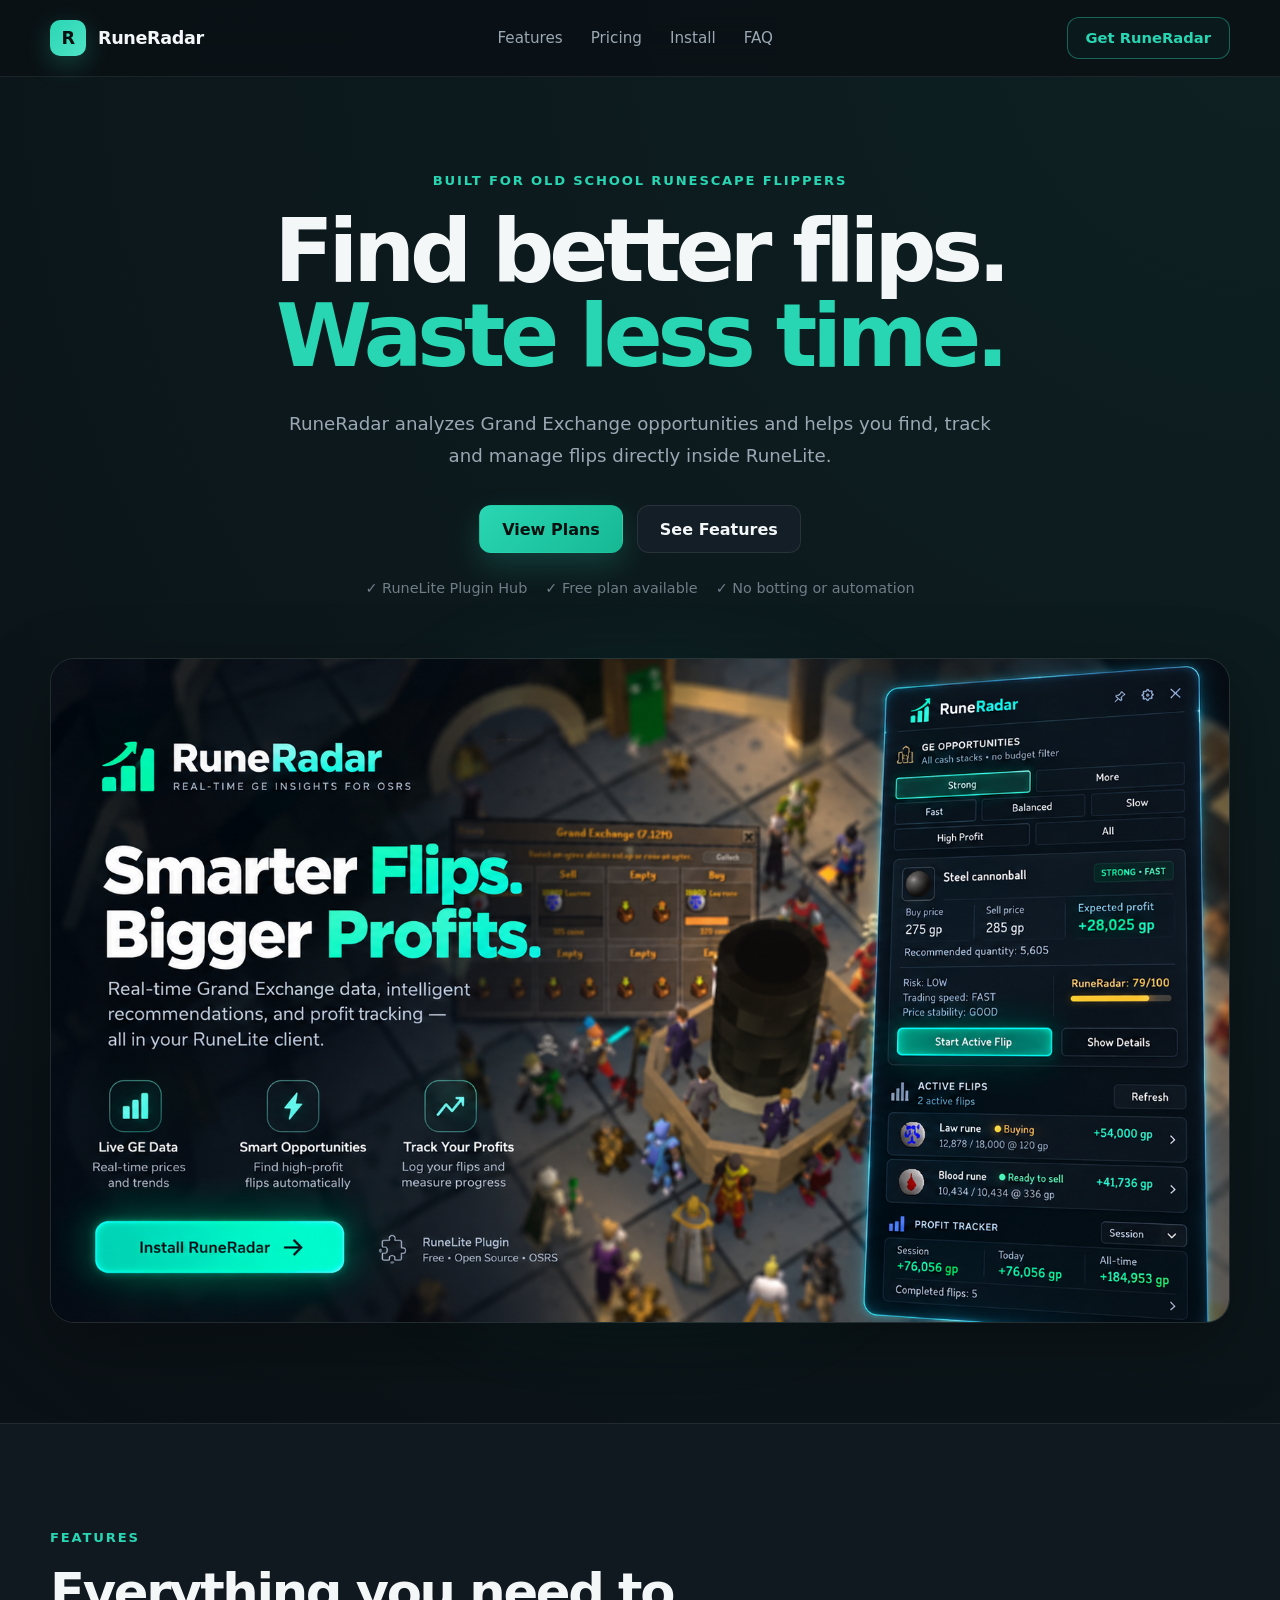
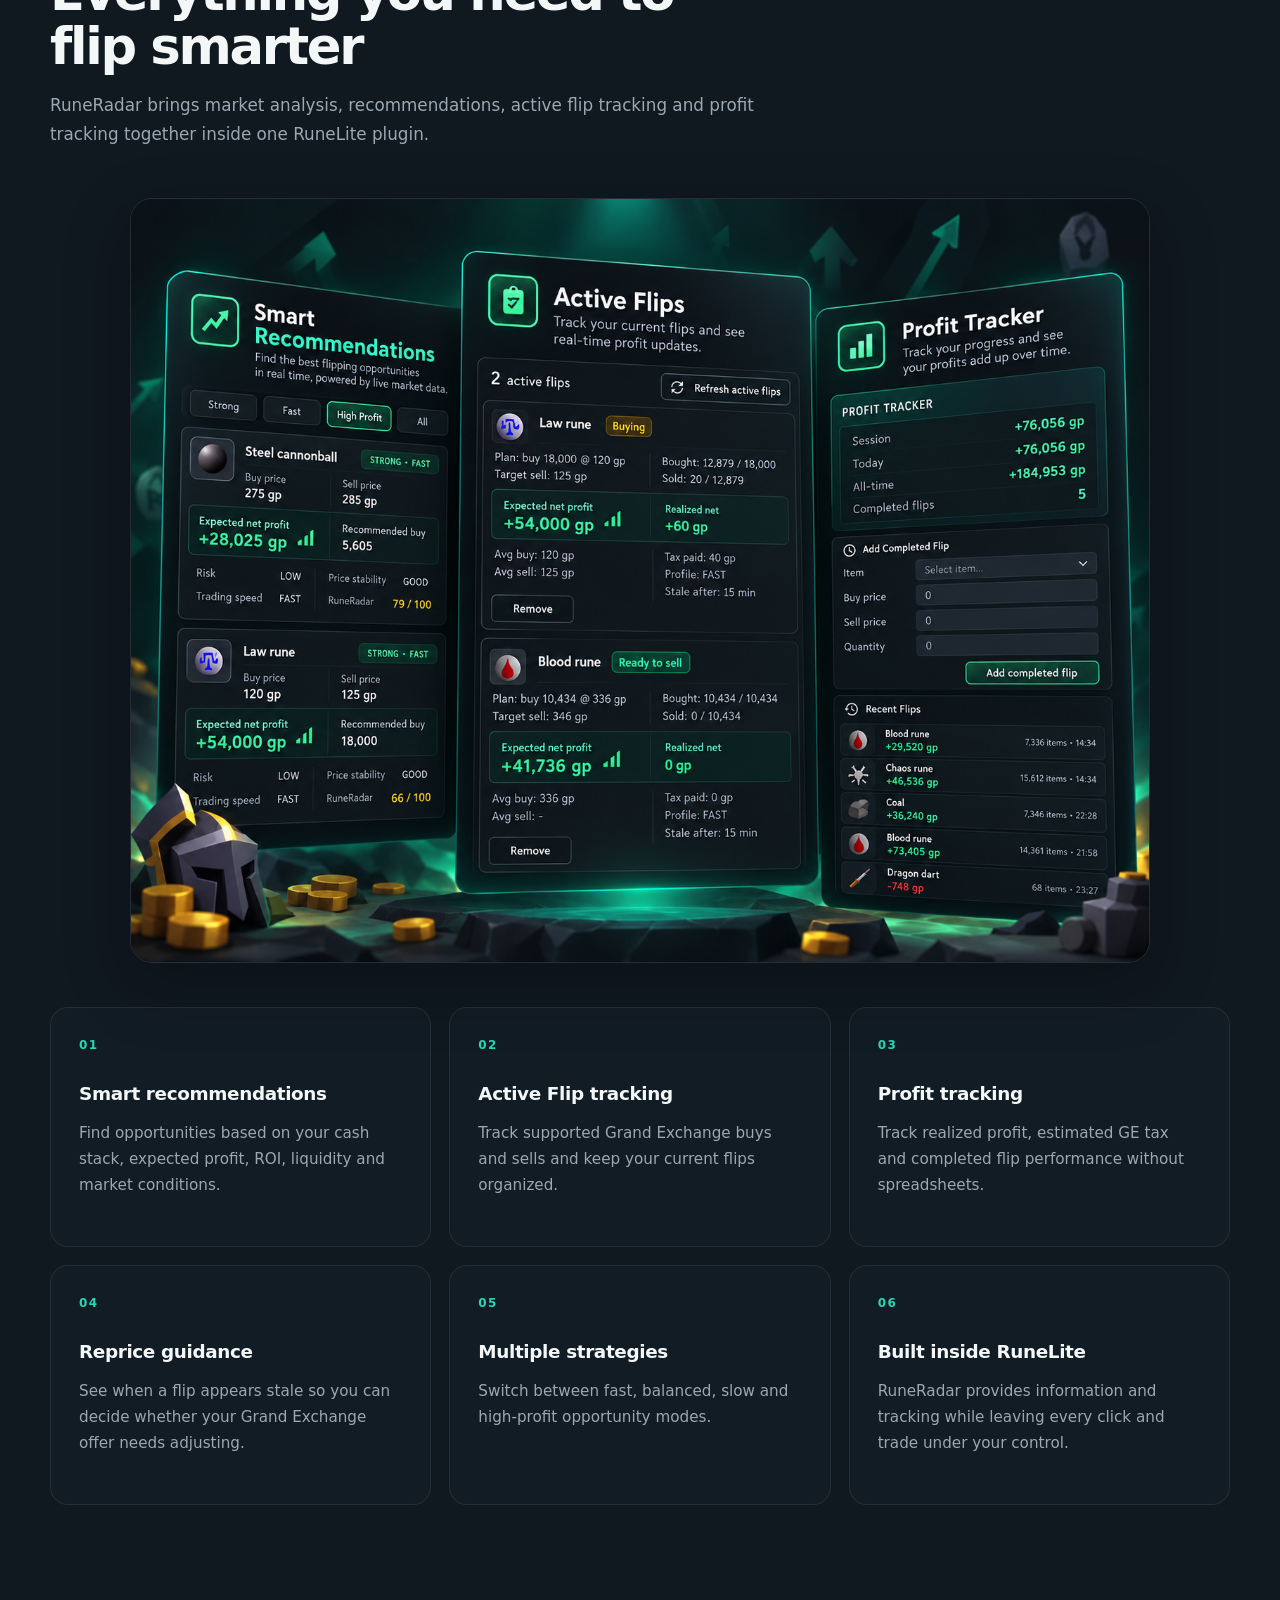
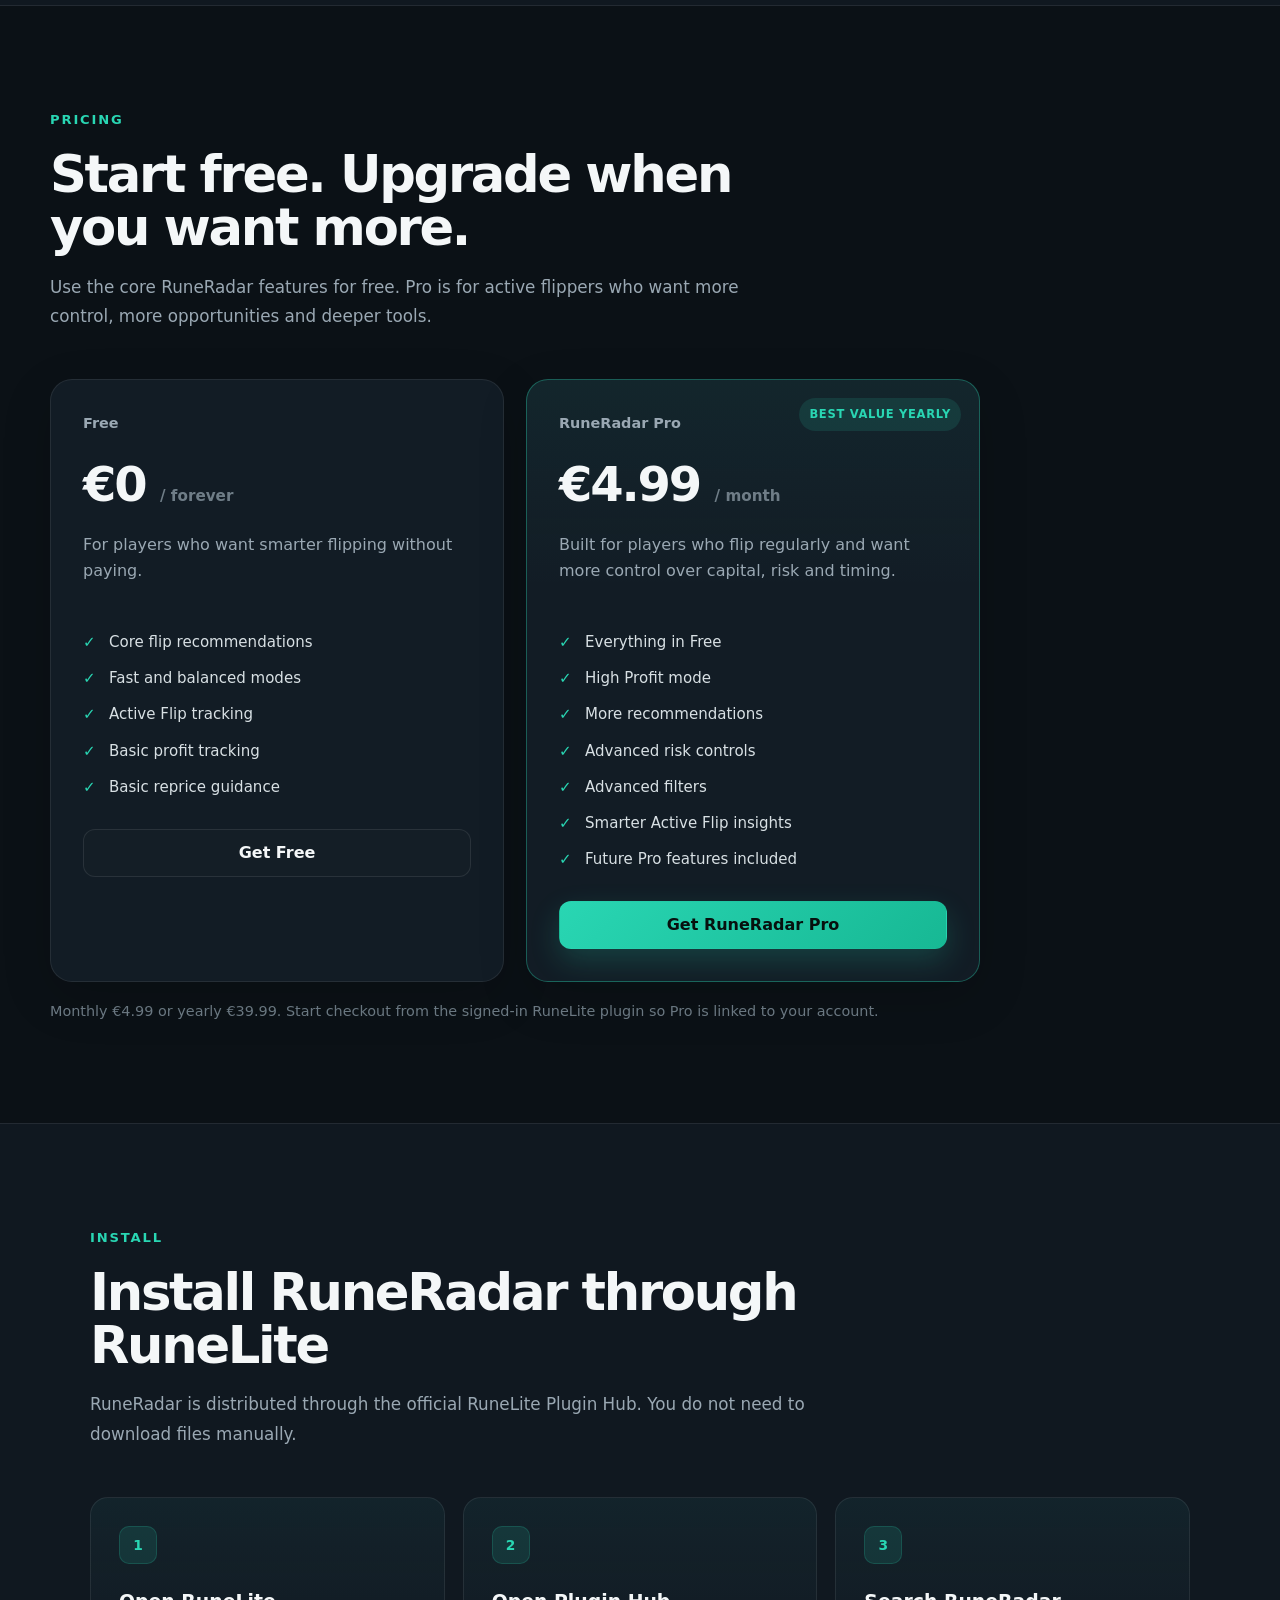
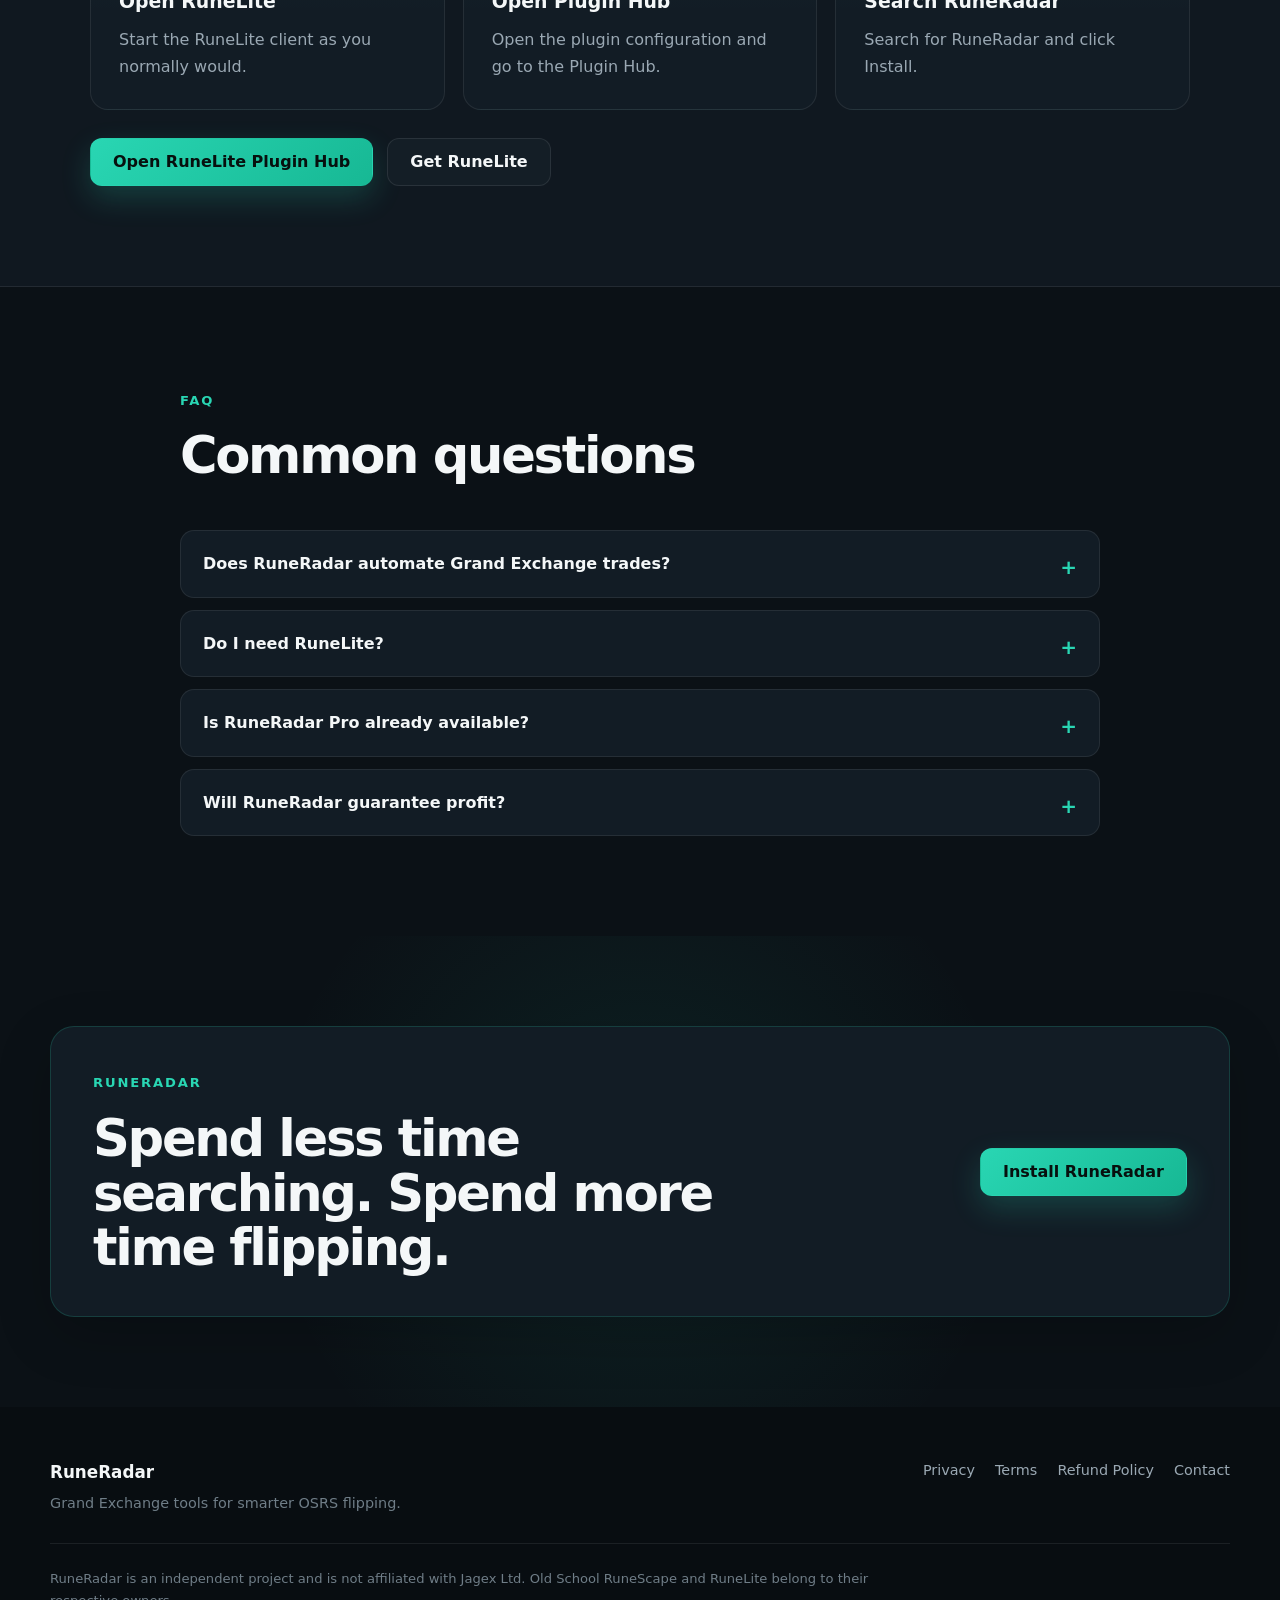
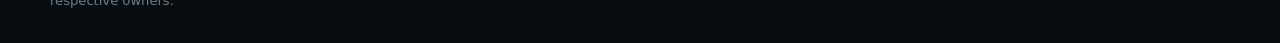
<file: index.html>
﻿<!DOCTYPE html>
<html lang="en">
<head>
    <meta charset="UTF-8">
    <meta name="viewport" content="width=device-width, initial-scale=1.0">

    <title>RuneRadar - Smarter Grand Exchange Flipping</title>

    <meta
        name="description"
        content="RuneRadar helps Old School RuneScape players find, track and manage Grand Exchange flipping opportunities directly inside RuneLite."
    >

    <link rel="stylesheet" href="styles.css">
    <link rel="icon" type="image/svg+xml" href="assets/favicon.svg">
</head>

<body>

    <header class="site-header">
        <div class="container nav">

            <a class="brand" href="#top">
                <div class="brand-icon">R</div>
                <span>RuneRadar</span>
            </a>

            <nav class="nav-links">
                <a href="#features">Features</a>
                <a href="#pricing">Pricing</a>
                <a href="#install">Install</a>
                <a href="#faq">FAQ</a>
            </nav>

            <a
                class="button button-small button-outline"
                href="#install"
            >
                Get RuneRadar
            </a>

        </div>
    </header>

    <main id="top">

        <section class="hero">

            <div class="container">

                <div class="hero-copy hero-copy-centered">

                    <div class="eyebrow">
                        Built for Old School RuneScape flippers
                    </div>

                    <h1>
                        Find better flips.
                        <span>Waste less time.</span>
                    </h1>

                    <p class="hero-text">
                        RuneRadar analyzes Grand Exchange opportunities and helps you
                        find, track and manage flips directly inside RuneLite.
                    </p>

                    <div class="hero-actions">
                        <a class="button button-primary" href="#pricing">
                            View Plans
                        </a>

                        <a class="button button-secondary" href="#features">
                            See Features
                        </a>
                    </div>

                    <div class="hero-notes">
                        <span>✓ RuneLite Plugin Hub</span>
                        <span>✓ Free plan available</span>
                        <span>✓ No botting or automation</span>
                    </div>

                </div>

                <div class="hero-product">
                    <img
                        src="assets/runeradar-hero.png"
                        alt="RuneRadar Grand Exchange flipping dashboard"
                    >
                </div>

            </div>

        </section>

        <section class="section section-dark" id="features">

            <div class="container">

                <div class="section-heading">
                    <p class="eyebrow">Features</p>

                    <h2>
                        Everything you need to flip smarter
                    </h2>

                    <p>
                        RuneRadar brings market analysis, recommendations,
                        active flip tracking and profit tracking together
                        inside one RuneLite plugin.
                    </p>
                </div>

                <div class="features-showcase">
                    <img
                        src="assets/runeradar-features.png"
                        alt="RuneRadar recommendations, active flips and profit tracker"
                    >
                </div>

                <div class="feature-grid">

                    <article class="feature-card">
                        <div class="feature-number">01</div>

                        <h3>
                            Smart recommendations
                        </h3>

                        <p>
                            Find opportunities based on your cash stack,
                            expected profit, ROI, liquidity and market conditions.
                        </p>
                    </article>

                    <article class="feature-card">
                        <div class="feature-number">02</div>

                        <h3>
                            Active Flip tracking
                        </h3>

                        <p>
                            Track supported Grand Exchange buys and sells
                            and keep your current flips organized.
                        </p>
                    </article>

                    <article class="feature-card">
                        <div class="feature-number">03</div>

                        <h3>
                            Profit tracking
                        </h3>

                        <p>
                            Track realized profit, estimated GE tax and
                            completed flip performance without spreadsheets.
                        </p>
                    </article>

                    <article class="feature-card">
                        <div class="feature-number">04</div>

                        <h3>
                            Reprice guidance
                        </h3>

                        <p>
                            See when a flip appears stale so you can decide
                            whether your Grand Exchange offer needs adjusting.
                        </p>
                    </article>

                    <article class="feature-card">
                        <div class="feature-number">05</div>

                        <h3>
                            Multiple strategies
                        </h3>

                        <p>
                            Switch between fast, balanced, slow and
                            high-profit opportunity modes.
                        </p>
                    </article>

                    <article class="feature-card">
                        <div class="feature-number">06</div>

                        <h3>
                            Built inside RuneLite
                        </h3>

                        <p>
                            RuneRadar provides information and tracking while
                            leaving every click and trade under your control.
                        </p>
                    </article>

                </div>

            </div>

        </section>

        <section class="section" id="pricing">

            <div class="container">

                <div class="section-heading">

                    <p class="eyebrow">
                        Pricing
                    </p>

                    <h2>
                        Start free. Upgrade when you want more.
                    </h2>

                    <p>
                        Use the core RuneRadar features for free.
                        Pro is for active flippers who want more control,
                        more opportunities and deeper tools.
                    </p>

                </div>

                <div class="pricing-grid">

                    <article class="price-card">

                        <p class="price-name">
                            Free
                        </p>

                        <div class="price">
                            €0
                            <span>/ forever</span>
                        </div>

                        <p class="price-description">
                            For players who want smarter flipping without paying.
                        </p>

                        <ul>
                            <li>Core flip recommendations</li>
                            <li>Fast and balanced modes</li>
                            <li>Active Flip tracking</li>
                            <li>Basic profit tracking</li>
                            <li>Basic reprice guidance</li>
                        </ul>

                        <a
                            class="button button-secondary full-width"
                            href="#install"
                        >
                            Get Free
                        </a>

                    </article>

                    <article class="price-card price-card-pro">

                        <div class="popular-badge">
                            Best value yearly
                        </div>

                        <p class="price-name">
                            RuneRadar Pro
                        </p>

                        <div class="price">
                            €4.99
                            <span>/ month</span>
                        </div>

                        <p class="price-description">
                            Built for players who flip regularly and want
                            more control over capital, risk and timing.
                        </p>

                        <ul>
                            <li>Everything in Free</li>
                            <li>High Profit mode</li>
                            <li>More recommendations</li>
                            <li>Advanced risk controls</li>
                            <li>Advanced filters</li>
                            <li>Smarter Active Flip insights</li>
                            <li>Future Pro features included</li>
                        </ul>

                        <button
                            class="button button-primary full-width"
                            id="upgradeButton"
                            type="button"
                        >
                            Get RuneRadar Pro
                        </button>

                    </article>

                </div>

                <p class="pricing-note">
                    Monthly €4.99 or yearly €39.99. Start checkout from the
                    signed-in RuneLite plugin so Pro is linked to your account.
                </p>

            </div>

        </section>

        <section class="section section-dark" id="install">

            <div class="container install-container">

                <div class="section-heading">
                    <p class="eyebrow">Install</p>

                    <h2>
                        Install RuneRadar through RuneLite
                    </h2>

                    <p>
                        RuneRadar is distributed through the official RuneLite
                        Plugin Hub. You do not need to download files manually.
                    </p>
                </div>

                <div class="install-grid">

                    <article class="install-step">
                        <div class="install-number">1</div>
                        <h3>Open RuneLite</h3>
                        <p>
                            Start the RuneLite client as you normally would.
                        </p>
                    </article>

                    <article class="install-step">
                        <div class="install-number">2</div>
                        <h3>Open Plugin Hub</h3>
                        <p>
                            Open the plugin configuration and go to the Plugin Hub.
                        </p>
                    </article>

                    <article class="install-step">
                        <div class="install-number">3</div>
                        <h3>Search RuneRadar</h3>
                        <p>
                            Search for RuneRadar and click Install.
                        </p>
                    </article>

                </div>

                <div class="install-actions">
                    <a
                        class="button button-primary"
                        href="https://runelite.net/plugin-hub/"
                        target="_blank"
                        rel="noopener noreferrer"
                    >
                        Open RuneLite Plugin Hub
                    </a>

                    <a
                        class="button button-secondary"
                        href="https://runelite.net/"
                        target="_blank"
                        rel="noopener noreferrer"
                    >
                        Get RuneLite
                    </a>
                </div>

            </div>

        </section>

        <section class="section" id="faq">

            <div class="container faq-container">

                <div class="section-heading">

                    <p class="eyebrow">
                        FAQ
                    </p>

                    <h2>
                        Common questions
                    </h2>

                </div>

                <div class="faq-list">

                    <details>

                        <summary>
                            Does RuneRadar automate Grand Exchange trades?
                        </summary>

                        <p>
                            No. RuneRadar provides market information,
                            tracking and guidance. You remain in control
                            of all clicks and trades.
                        </p>

                    </details>

                    <details>

                        <summary>
                            Do I need RuneLite?
                        </summary>

                        <p>
                            Yes. RuneRadar is built as a RuneLite plugin
                            and is distributed through the RuneLite Plugin Hub.
                        </p>

                    </details>

                    <details>

                        <summary>
                            Is RuneRadar Pro already available?
                        </summary>

                        <p>
                            Not yet. The Pro version is being prepared
                            alongside the payment and account system.
                        </p>

                    </details>

                    <details>

                        <summary>
                            Will RuneRadar guarantee profit?
                        </summary>

                        <p>
                            No. Grand Exchange prices change constantly.
                            RuneRadar helps surface opportunities,
                            but every trade still carries market risk.
                        </p>

                    </details>

                </div>

            </div>

        </section>

        <section class="final-cta">

            <div class="container final-cta-inner">

                <div>

                    <p class="eyebrow">
                        RuneRadar
                    </p>

                    <h2>
                        Spend less time searching.
                        Spend more time flipping.
                    </h2>

                </div>

                <a
                    class="button button-primary"
                    href="#install"
                >
                    Install RuneRadar
                </a>

            </div>

        </section>

    </main>

    <footer class="site-footer">

        <div class="container footer-content">

            <div>
                <strong>
                    RuneRadar
                </strong>

                <p>
                    Grand Exchange tools for smarter OSRS flipping.
                </p>
            </div>

            <div class="footer-links">
                <a href="privacy.html">Privacy</a>
                <a href="terms.html">Terms</a>
                <a href="refund.html">Refund Policy</a>
                <a href="contact.html">Contact</a>
            </div>

        </div>

        <div class="container footer-bottom">

            <p>
                RuneRadar is an independent project and is not affiliated with
                Jagex Ltd. Old School RuneScape and RuneLite belong to their
                respective owners.
            </p>

        </div>

    </footer>

    <script src="script.js"></script>

</body>
</html>
</file>
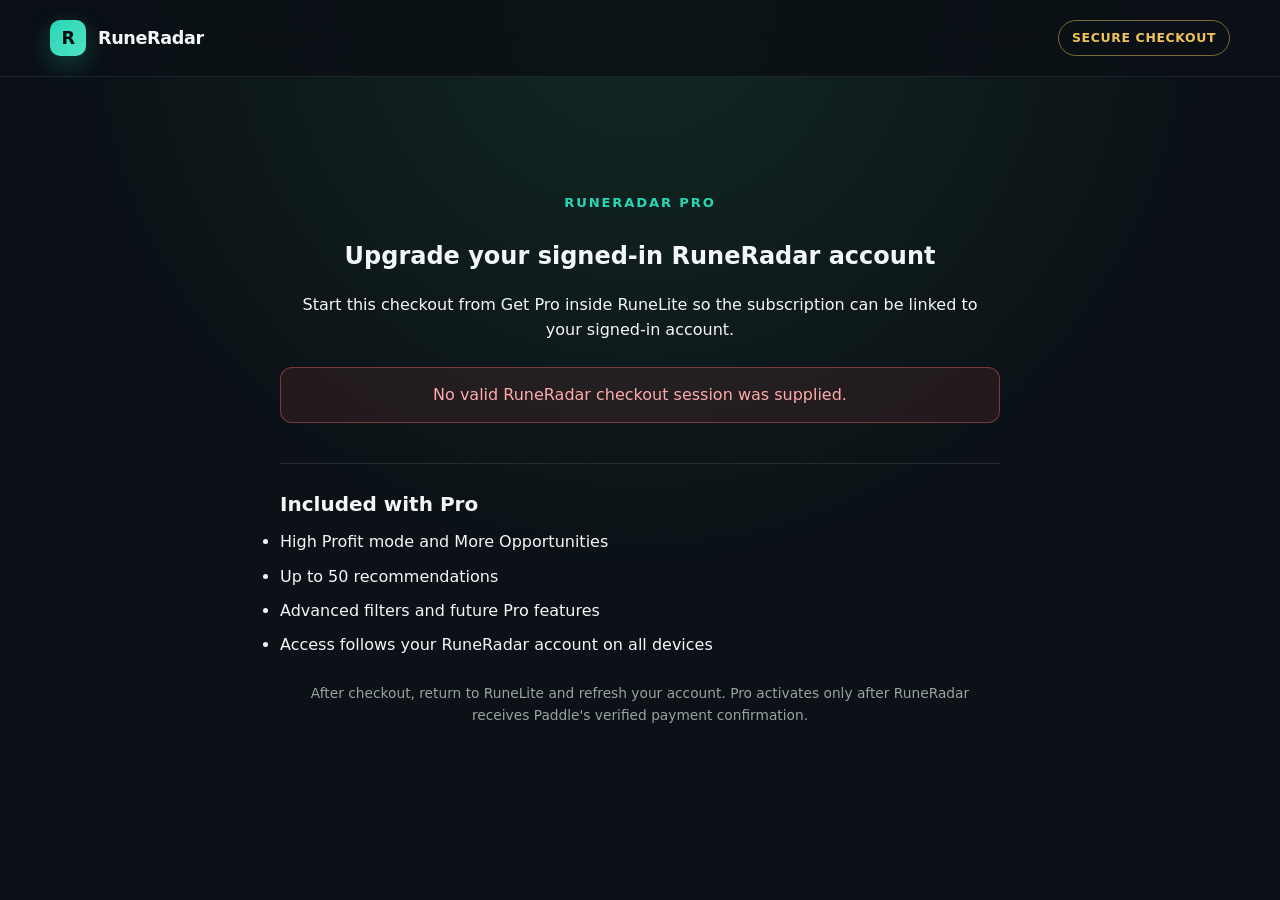
<file: checkout.html>
<!doctype html>
<html lang="en">
<head>
    <meta charset="utf-8">
    <meta name="viewport" content="width=device-width, initial-scale=1">
    <meta name="description" content="Choose a secure RuneRadar Pro subscription.">
    <title>RuneRadar Pro - Secure Checkout</title>
    <link rel="stylesheet" href="styles.css">
    <link rel="icon" type="image/svg+xml" href="assets/favicon.svg">
    <script src="https://cdn.paddle.com/paddle/v2/paddle.js"></script>
</head>
<body class="checkout-page">
    <header class="site-header">
        <div class="container nav">
            <a class="brand" href="index.html">
                <div class="brand-icon">R</div>
                <span>RuneRadar</span>
            </a>
            <span class="sandbox-badge" id="checkoutEnvironmentBadge">Secure checkout</span>
        </div>
    </header>

    <main class="checkout-main">
        <section class="container checkout-shell">
            <div class="checkout-heading">
                <p class="eyebrow">RuneRadar Pro</p>
                <h1>Upgrade your signed-in RuneRadar account</h1>
                <p id="checkoutIntro">
                    Loading your secure checkout link…
                </p>
            </div>

            <div
                class="checkout-status"
                id="checkoutStatus"
                role="status"
                aria-live="polite"
            ></div>

            <div class="checkout-plans" id="checkoutPlans" hidden>
                <article class="checkout-plan">
                    <p class="price-name">Monthly</p>
                    <div class="price">€4.99 <span>/ month</span></div>
                    <p>Flexible monthly access to every Pro feature.</p>
                    <button
                        class="button button-secondary full-width checkout-button"
                        type="button"
                        data-plan="monthly"
                    >
                        Choose Monthly
                    </button>
                </article>

                <article class="checkout-plan checkout-plan-featured">
                    <div class="popular-badge">Save €19.89 / year</div>
                    <p class="price-name">Yearly</p>
                    <div class="price">€39.99 <span>/ year</span></div>
                    <p>The best value for regular Grand Exchange flippers.</p>
                    <button
                        class="button button-primary full-width checkout-button"
                        type="button"
                        data-plan="yearly"
                    >
                        Choose Yearly
                    </button>
                </article>
            </div>

            <div class="checkout-benefits">
                <h2>Included with Pro</h2>
                <ul>
                    <li>High Profit mode and More Opportunities</li>
                    <li>Up to 50 recommendations</li>
                    <li>Advanced filters and future Pro features</li>
                    <li>Access follows your RuneRadar account on all devices</li>
                </ul>
            </div>

            <p class="checkout-footnote" id="checkoutFootnote">
                After checkout, return to RuneLite and refresh your account.
                Pro activates only after RuneRadar receives Paddle's verified
                payment confirmation.
            </p>
        </section>
    </main>

    <script src="checkout.js"></script>
</body>
</html>
</file>
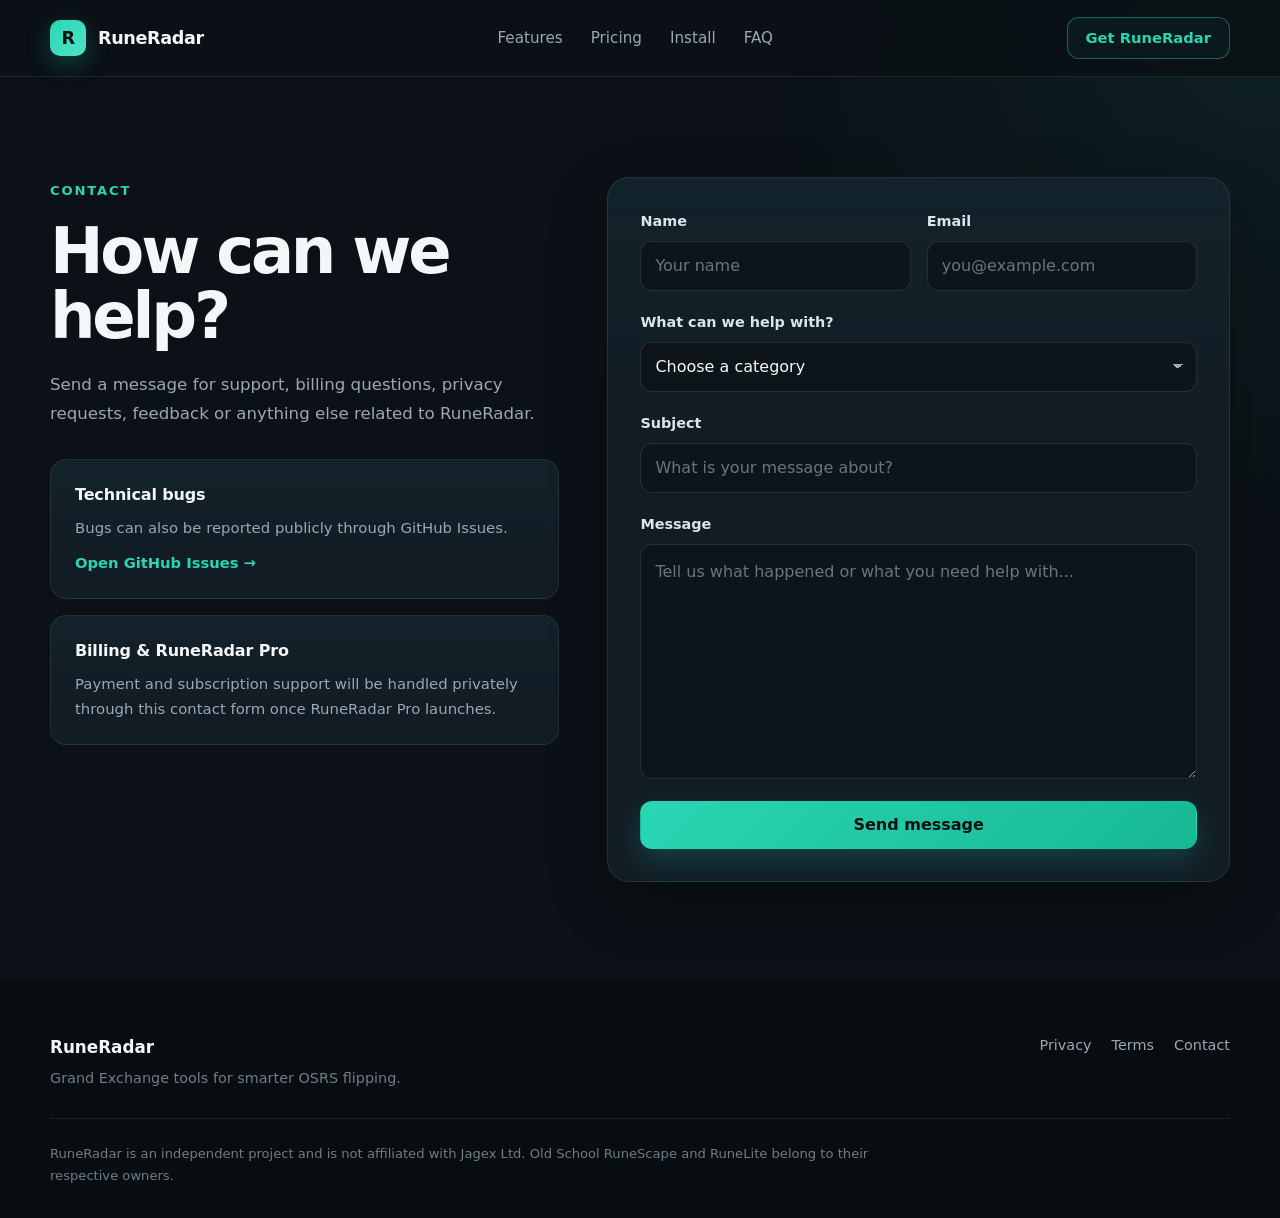
<file: contact.html>
﻿<!DOCTYPE html>
<html lang="en">
<head>
    <meta charset="UTF-8">
    <meta name="viewport" content="width=device-width, initial-scale=1.0">

    <title>Contact - RuneRadar</title>

    <meta
        name="description"
        content="Contact RuneRadar support for technical issues, billing questions, privacy requests and feedback."
    >

    <link rel="stylesheet" href="styles.css">
    <link rel="icon" type="image/svg+xml" href="assets/favicon.svg">
</head>

<body>

    <header class="site-header">

        <div class="container nav">

            <a class="brand" href="index.html">
                <div class="brand-icon">R</div>
                <span>RuneRadar</span>
            </a>

            <nav class="nav-links">
                <a href="index.html#features">Features</a>
                <a href="index.html#pricing">Pricing</a>
                <a href="index.html#install">Install</a>
                <a href="index.html#faq">FAQ</a>
            </nav>

            <a
                class="button button-small button-outline"
                href="index.html#install"
            >
                Get RuneRadar
            </a>

        </div>

    </header>

    <main>

        <section class="section">

            <div class="container contact-layout">

                <div class="contact-intro">

                    <p class="eyebrow">
                        Contact
                    </p>

                    <h1>
                        How can we help?
                    </h1>

                    <p>
                        Send a message for support, billing questions,
                        privacy requests, feedback or anything else related
                        to RuneRadar.
                    </p>

                    <div class="contact-info-card">

                        <strong>
                            Technical bugs
                        </strong>

                        <p>
                            Bugs can also be reported publicly through GitHub Issues.
                        </p>

                        <a
                            href="https://github.com/legandaryme026/RuneRadar-Plugin/issues"
                            target="_blank"
                            rel="noopener noreferrer"
                        >
                            Open GitHub Issues →
                        </a>

                    </div>

                    <div class="contact-info-card">

                        <strong>
                            Billing & RuneRadar Pro
                        </strong>

                        <p>
                            Payment and subscription support will be handled privately
                            through this contact form once RuneRadar Pro launches.
                        </p>

                    </div>

                </div>

                <div class="contact-form-card">

                    <form id="contactForm">

                        <div class="form-row">

                            <div class="form-group">
                                <label for="name">
                                    Name
                                </label>

                                <input
                                    id="name"
                                    name="name"
                                    type="text"
                                    maxlength="80"
                                    autocomplete="name"
                                    required
                                    placeholder="Your name"
                                >
                            </div>

                            <div class="form-group">
                                <label for="email">
                                    Email
                                </label>

                                <input
                                    id="email"
                                    name="email"
                                    type="email"
                                    maxlength="160"
                                    autocomplete="email"
                                    required
                                    placeholder="you@example.com"
                                >
                            </div>

                        </div>

                        <div class="form-group">

                            <label for="category">
                                What can we help with?
                            </label>

                            <select
                                id="category"
                                name="category"
                                required
                            >
                                <option value="">
                                    Choose a category
                                </option>

                                <option value="technical">
                                    Technical issue
                                </option>

                                <option value="billing">
                                    Billing / RuneRadar Pro
                                </option>

                                <option value="privacy">
                                    Privacy request
                                </option>

                                <option value="feature">
                                    Feature request
                                </option>

                                <option value="other">
                                    Other
                                </option>
                            </select>

                        </div>

                        <div class="form-group">

                            <label for="subject">
                                Subject
                            </label>

                            <input
                                id="subject"
                                name="subject"
                                type="text"
                                maxlength="120"
                                required
                                placeholder="What is your message about?"
                            >

                        </div>

                        <div class="form-group">

                            <label for="message">
                                Message
                            </label>

                            <textarea
                                id="message"
                                name="message"
                                maxlength="4000"
                                required
                                rows="8"
                                placeholder="Tell us what happened or what you need help with..."
                            ></textarea>

                        </div>

                        <div
                            class="honeypot"
                            aria-hidden="true"
                        >
                            <label for="website">
                                Website
                            </label>

                            <input
                                id="website"
                                name="website"
                                type="text"
                                tabindex="-1"
                                autocomplete="off"
                            >
                        </div>

                        <button
                            class="button button-primary full-width"
                            id="contactSubmitButton"
                            type="submit"
                        >
                            Send message
                        </button>

                        <p
                            id="contactStatus"
                            class="contact-status"
                            role="status"
                            aria-live="polite"
                        ></p>

                    </form>

                </div>

            </div>

        </section>

    </main>

    <footer class="site-footer">

        <div class="container footer-content">

            <div>
                <strong>
                    RuneRadar
                </strong>

                <p>
                    Grand Exchange tools for smarter OSRS flipping.
                </p>
            </div>

            <div class="footer-links">
                <a href="privacy.html">Privacy</a>
                <a href="terms.html">Terms</a>
                <a href="contact.html">Contact</a>
            </div>

        </div>

        <div class="container footer-bottom">

            <p>
                RuneRadar is an independent project and is not affiliated with
                Jagex Ltd. Old School RuneScape and RuneLite belong to their
                respective owners.
            </p>

        </div>

    </footer>

    <script src="script.js"></script>

</body>
</html>
</file>
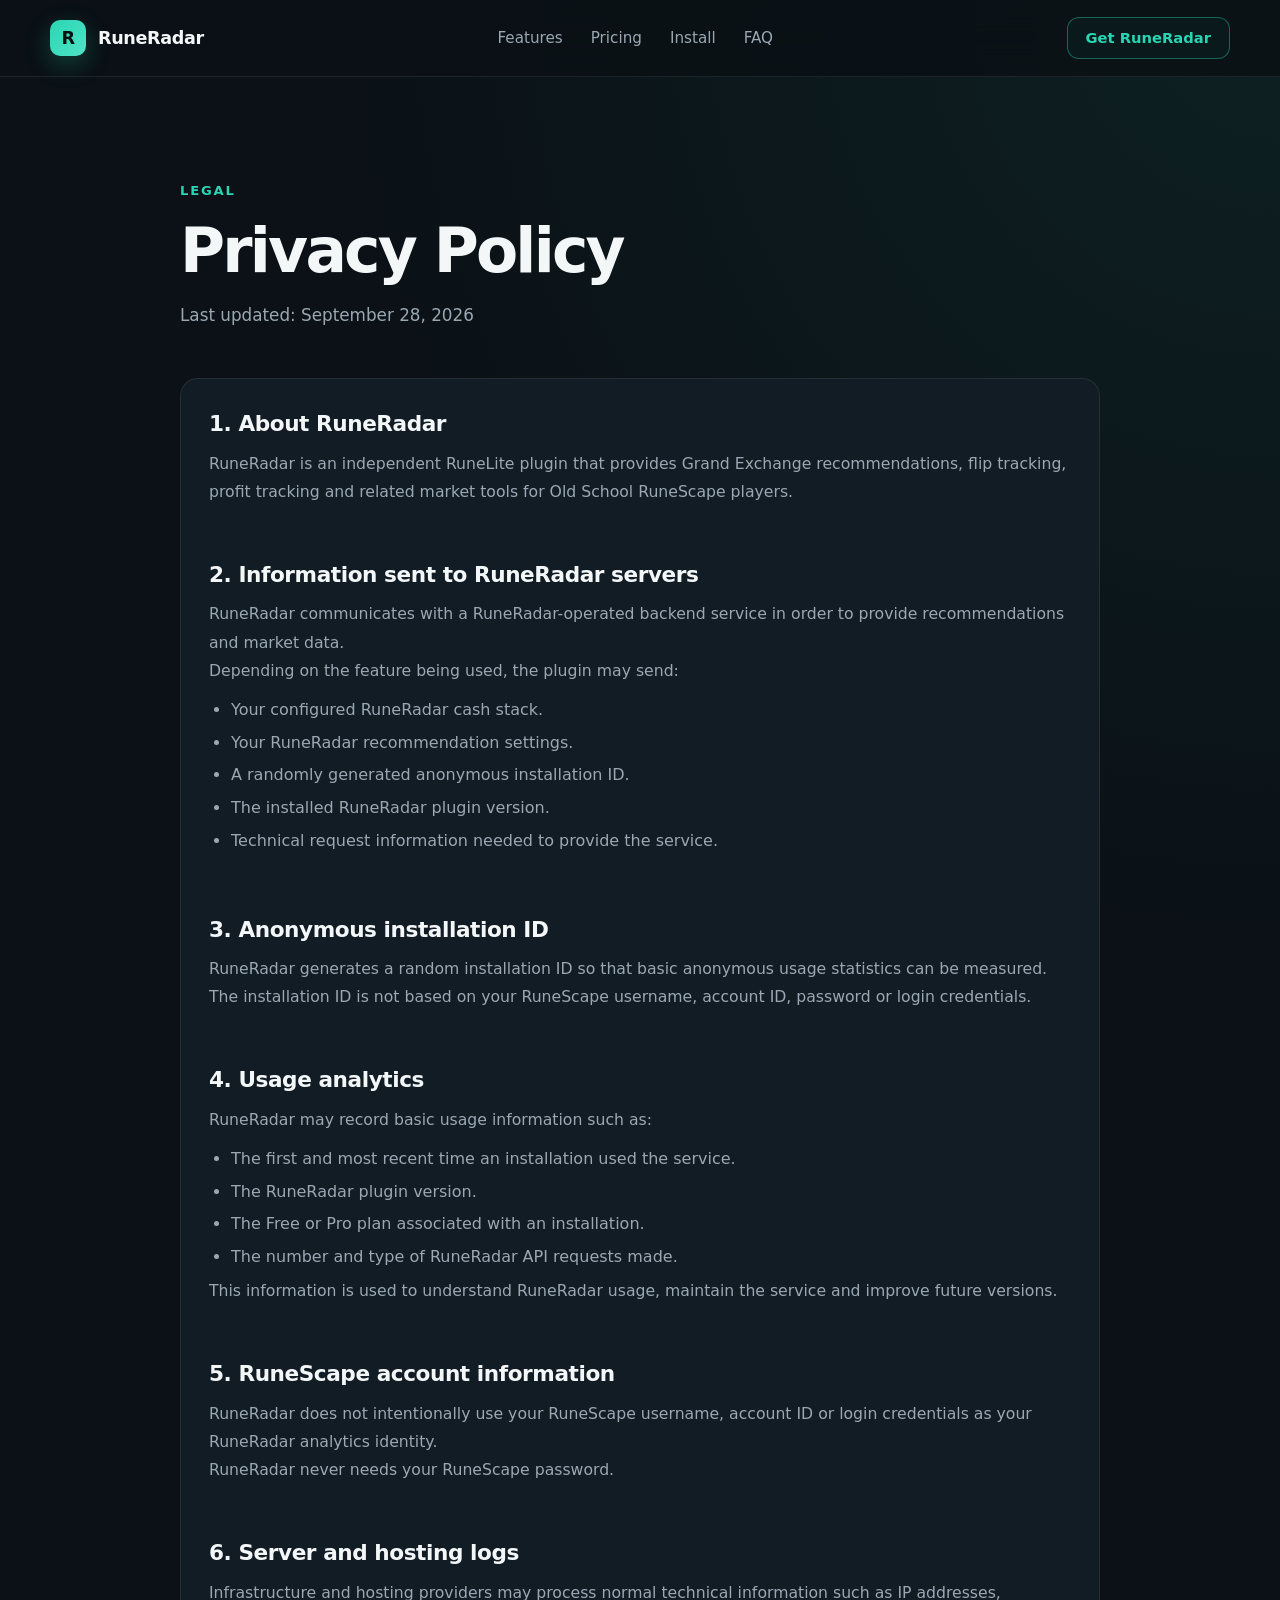
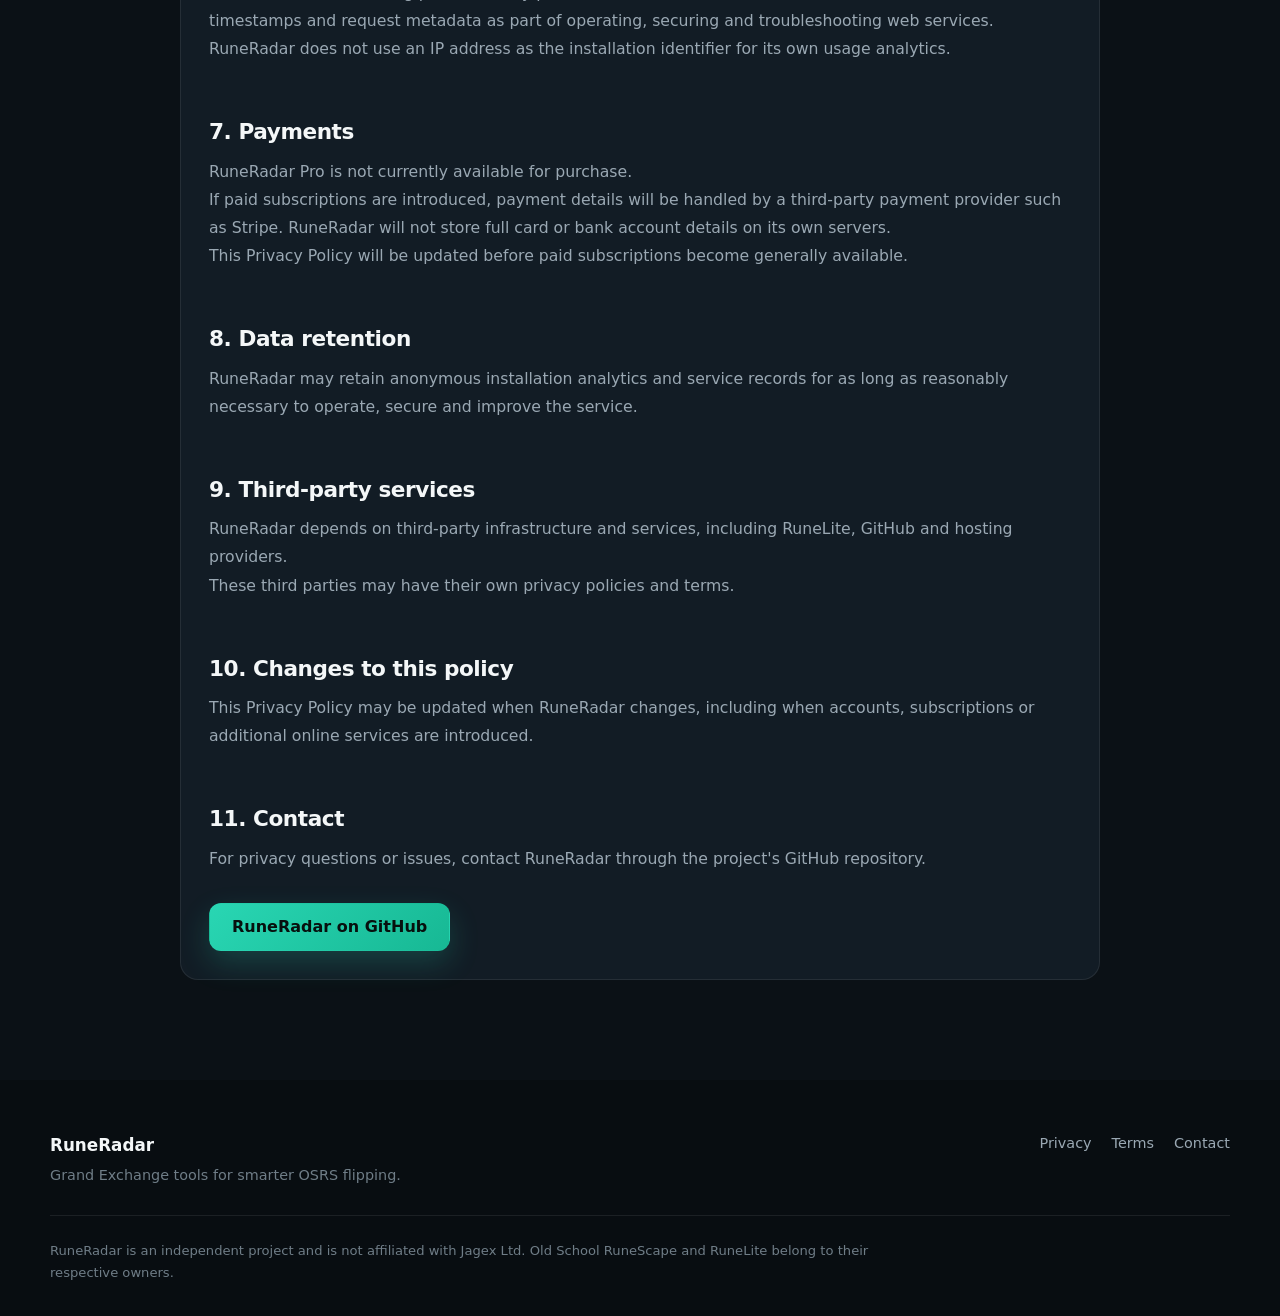
<file: privacy.html>
﻿<!DOCTYPE html>
<html lang="en">
<head>
    <meta charset="UTF-8">
    <meta name="viewport" content="width=device-width, initial-scale=1.0">

    <title>Privacy Policy - RuneRadar</title>

    <meta
        name="description"
        content="Privacy Policy for RuneRadar, an Old School RuneScape Grand Exchange flipping tool."
    >

    <link rel="stylesheet" href="styles.css">
    <link rel="icon" type="image/svg+xml" href="assets/favicon.svg">
</head>

<body>

    <header class="site-header">
        <div class="container nav">

            <a class="brand" href="index.html">
                <div class="brand-icon">R</div>
                <span>RuneRadar</span>
            </a>

            <nav class="nav-links">
                <a href="index.html#features">Features</a>
                <a href="index.html#pricing">Pricing</a>
                <a href="index.html#install">Install</a>
                <a href="index.html#faq">FAQ</a>
            </nav>

            <a
                class="button button-small button-outline"
                href="index.html#install"
            >
                Get RuneRadar
            </a>

        </div>
    </header>

    <main>

        <section class="section">

            <div class="container faq-container">

                <div class="section-heading">
                    <p class="eyebrow">Legal</p>

                    <h1>
                        Privacy Policy
                    </h1>

                    <p>
                        Last updated: September 28, 2026
                    </p>
                </div>

                <article class="feature-card">

                    <h2>1. About RuneRadar</h2>

                    <p>
                        RuneRadar is an independent RuneLite plugin that provides
                        Grand Exchange recommendations, flip tracking, profit tracking
                        and related market tools for Old School RuneScape players.
                    </p>

                    <br>

                    <h2>2. Information sent to RuneRadar servers</h2>

                    <p>
                        RuneRadar communicates with a RuneRadar-operated backend
                        service in order to provide recommendations and market data.
                    </p>

                    <p>
                        Depending on the feature being used, the plugin may send:
                    </p>

                    <ul>
                        <li>Your configured RuneRadar cash stack.</li>
                        <li>Your RuneRadar recommendation settings.</li>
                        <li>A randomly generated anonymous installation ID.</li>
                        <li>The installed RuneRadar plugin version.</li>
                        <li>Technical request information needed to provide the service.</li>
                    </ul>

                    <br>

                    <h2>3. Anonymous installation ID</h2>

                    <p>
                        RuneRadar generates a random installation ID so that basic
                        anonymous usage statistics can be measured.
                    </p>

                    <p>
                        The installation ID is not based on your RuneScape username,
                        account ID, password or login credentials.
                    </p>

                    <br>

                    <h2>4. Usage analytics</h2>

                    <p>
                        RuneRadar may record basic usage information such as:
                    </p>

                    <ul>
                        <li>The first and most recent time an installation used the service.</li>
                        <li>The RuneRadar plugin version.</li>
                        <li>The Free or Pro plan associated with an installation.</li>
                        <li>The number and type of RuneRadar API requests made.</li>
                    </ul>

                    <p>
                        This information is used to understand RuneRadar usage,
                        maintain the service and improve future versions.
                    </p>

                    <br>

                    <h2>5. RuneScape account information</h2>

                    <p>
                        RuneRadar does not intentionally use your RuneScape username,
                        account ID or login credentials as your RuneRadar analytics
                        identity.
                    </p>

                    <p>
                        RuneRadar never needs your RuneScape password.
                    </p>

                    <br>

                    <h2>6. Server and hosting logs</h2>

                    <p>
                        Infrastructure and hosting providers may process normal
                        technical information such as IP addresses, timestamps and
                        request metadata as part of operating, securing and
                        troubleshooting web services.
                    </p>

                    <p>
                        RuneRadar does not use an IP address as the installation
                        identifier for its own usage analytics.
                    </p>

                    <br>

                    <h2>7. Payments</h2>

                    <p>
                        RuneRadar Pro is not currently available for purchase.
                    </p>

                    <p>
                        If paid subscriptions are introduced, payment details will
                        be handled by a third-party payment provider such as Stripe.
                        RuneRadar will not store full card or bank account details
                        on its own servers.
                    </p>

                    <p>
                        This Privacy Policy will be updated before paid subscriptions
                        become generally available.
                    </p>

                    <br>

                    <h2>8. Data retention</h2>

                    <p>
                        RuneRadar may retain anonymous installation analytics and
                        service records for as long as reasonably necessary to operate,
                        secure and improve the service.
                    </p>

                    <br>

                    <h2>9. Third-party services</h2>

                    <p>
                        RuneRadar depends on third-party infrastructure and services,
                        including RuneLite, GitHub and hosting providers.
                    </p>

                    <p>
                        These third parties may have their own privacy policies and
                        terms.
                    </p>

                    <br>

                    <h2>10. Changes to this policy</h2>

                    <p>
                        This Privacy Policy may be updated when RuneRadar changes,
                        including when accounts, subscriptions or additional online
                        services are introduced.
                    </p>

                    <br>

                    <h2>11. Contact</h2>

                    <p>
                        For privacy questions or issues, contact RuneRadar through
                        the project's GitHub repository.
                    </p>

                    <br>

                    <a
                        class="button button-primary"
                        href="https://github.com/legandaryme026/RuneRadar-Plugin"
                        target="_blank"
                        rel="noopener noreferrer"
                    >
                        RuneRadar on GitHub
                    </a>

                </article>

            </div>

        </section>

    </main>

    <footer class="site-footer">

        <div class="container footer-content">

            <div>
                <strong>RuneRadar</strong>

                <p>
                    Grand Exchange tools for smarter OSRS flipping.
                </p>
            </div>

            <div class="footer-links">
                <a href="privacy.html">Privacy</a>
                <a href="terms.html">Terms</a>
                <a href="contact.html">Contact</a>
            </div>

        </div>

        <div class="container footer-bottom">

            <p>
                RuneRadar is an independent project and is not affiliated with
                Jagex Ltd. Old School RuneScape and RuneLite belong to their
                respective owners.
            </p>

        </div>

    </footer>

</body>
</html>
</file>
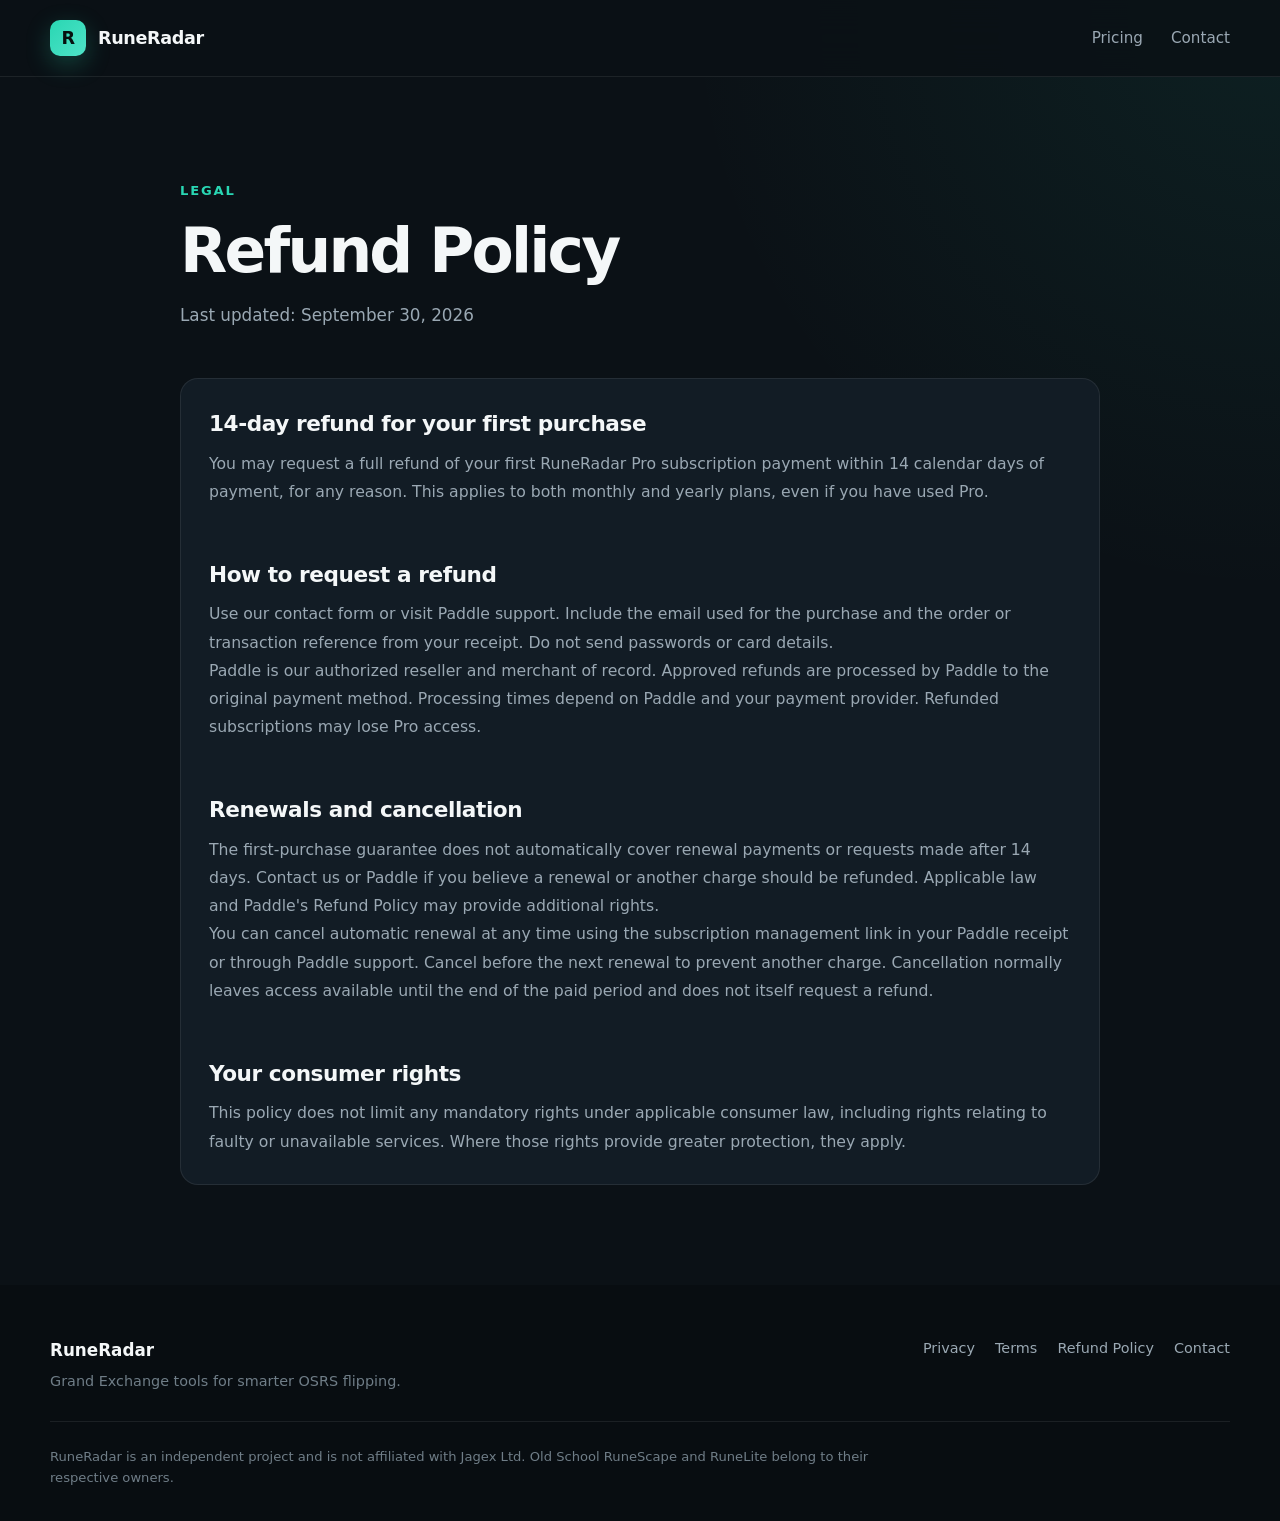
<file: refund.html>
<!DOCTYPE html>
<html lang="en">
<head>
    <meta charset="UTF-8">
    <meta name="viewport" content="width=device-width, initial-scale=1.0">
    <title>Refund Policy - RuneRadar</title>
    <meta name="description" content="RuneRadar Pro refunds and subscription cancellations.">
    <link rel="stylesheet" href="styles.css">
    <link rel="icon" type="image/svg+xml" href="assets/favicon.svg">
</head>
<body>
    <header class="site-header">
        <div class="container nav">
            <a class="brand" href="index.html"><div class="brand-icon">R</div><span>RuneRadar</span></a>
            <nav class="nav-links">
                <a href="index.html#pricing">Pricing</a>
                <a href="contact.html">Contact</a>
            </nav>
        </div>
    </header>
    <main>
        <section class="section">
            <div class="container faq-container">
                <div class="section-heading">
                    <p class="eyebrow">Legal</p>
                    <h1>Refund Policy</h1>
                    <p>Last updated: September 30, 2026</p>
                </div>
                <article class="feature-card">
                    <h2>14-day refund for your first purchase</h2>
                    <p>You may request a full refund of your first RuneRadar Pro subscription payment within 14 calendar days of payment, for any reason. This applies to both monthly and yearly plans, even if you have used Pro.</p>
                    <br>
                    <h2>How to request a refund</h2>
                    <p>Use our <a href="contact.html">contact form</a> or visit <a href="https://paddle.net/">Paddle support</a>. Include the email used for the purchase and the order or transaction reference from your receipt. Do not send passwords or card details.</p>
                    <p>Paddle is our authorized reseller and merchant of record. Approved refunds are processed by Paddle to the original payment method. Processing times depend on Paddle and your payment provider. Refunded subscriptions may lose Pro access.</p>
                    <br>
                    <h2>Renewals and cancellation</h2>
                    <p>The first-purchase guarantee does not automatically cover renewal payments or requests made after 14 days. Contact us or Paddle if you believe a renewal or another charge should be refunded. Applicable law and Paddle's <a href="https://www.paddle.com/legal/refund-policy">Refund Policy</a> may provide additional rights.</p>
                    <p>You can cancel automatic renewal at any time using the subscription management link in your Paddle receipt or through Paddle support. Cancel before the next renewal to prevent another charge. Cancellation normally leaves access available until the end of the paid period and does not itself request a refund.</p>
                    <br>
                    <h2>Your consumer rights</h2>
                    <p>This policy does not limit any mandatory rights under applicable consumer law, including rights relating to faulty or unavailable services. Where those rights provide greater protection, they apply.</p>
                </article>
            </div>
        </section>
    </main>
    <footer class="site-footer">
        <div class="container footer-content">
            <div><strong>RuneRadar</strong><p>Grand Exchange tools for smarter OSRS flipping.</p></div>
            <div class="footer-links">
                <a href="privacy.html">Privacy</a>
                <a href="terms.html">Terms</a>
                <a href="refund.html">Refund Policy</a>
                <a href="contact.html">Contact</a>
            </div>
        </div>
        <div class="container footer-bottom"><p>RuneRadar is an independent project and is not affiliated with Jagex Ltd. Old School RuneScape and RuneLite belong to their respective owners.</p></div>
    </footer>
</body>
</html>
</file>
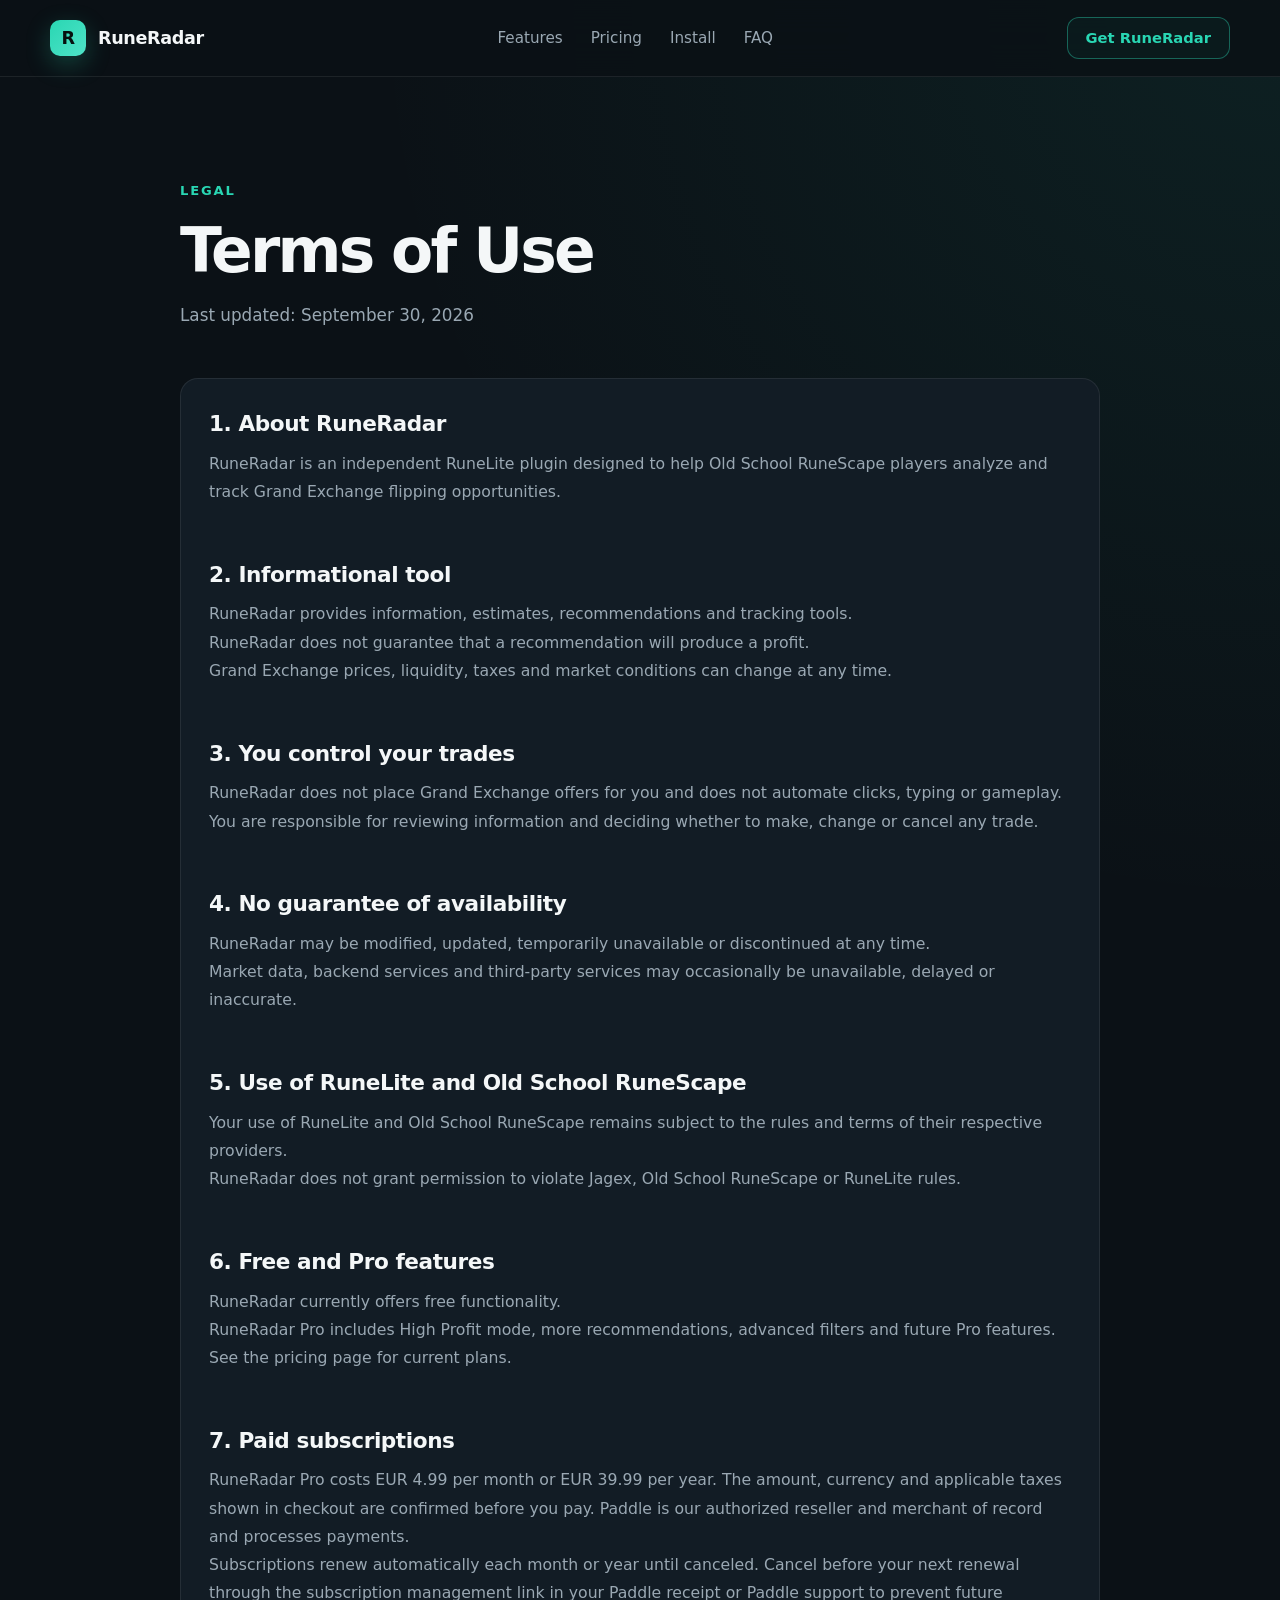
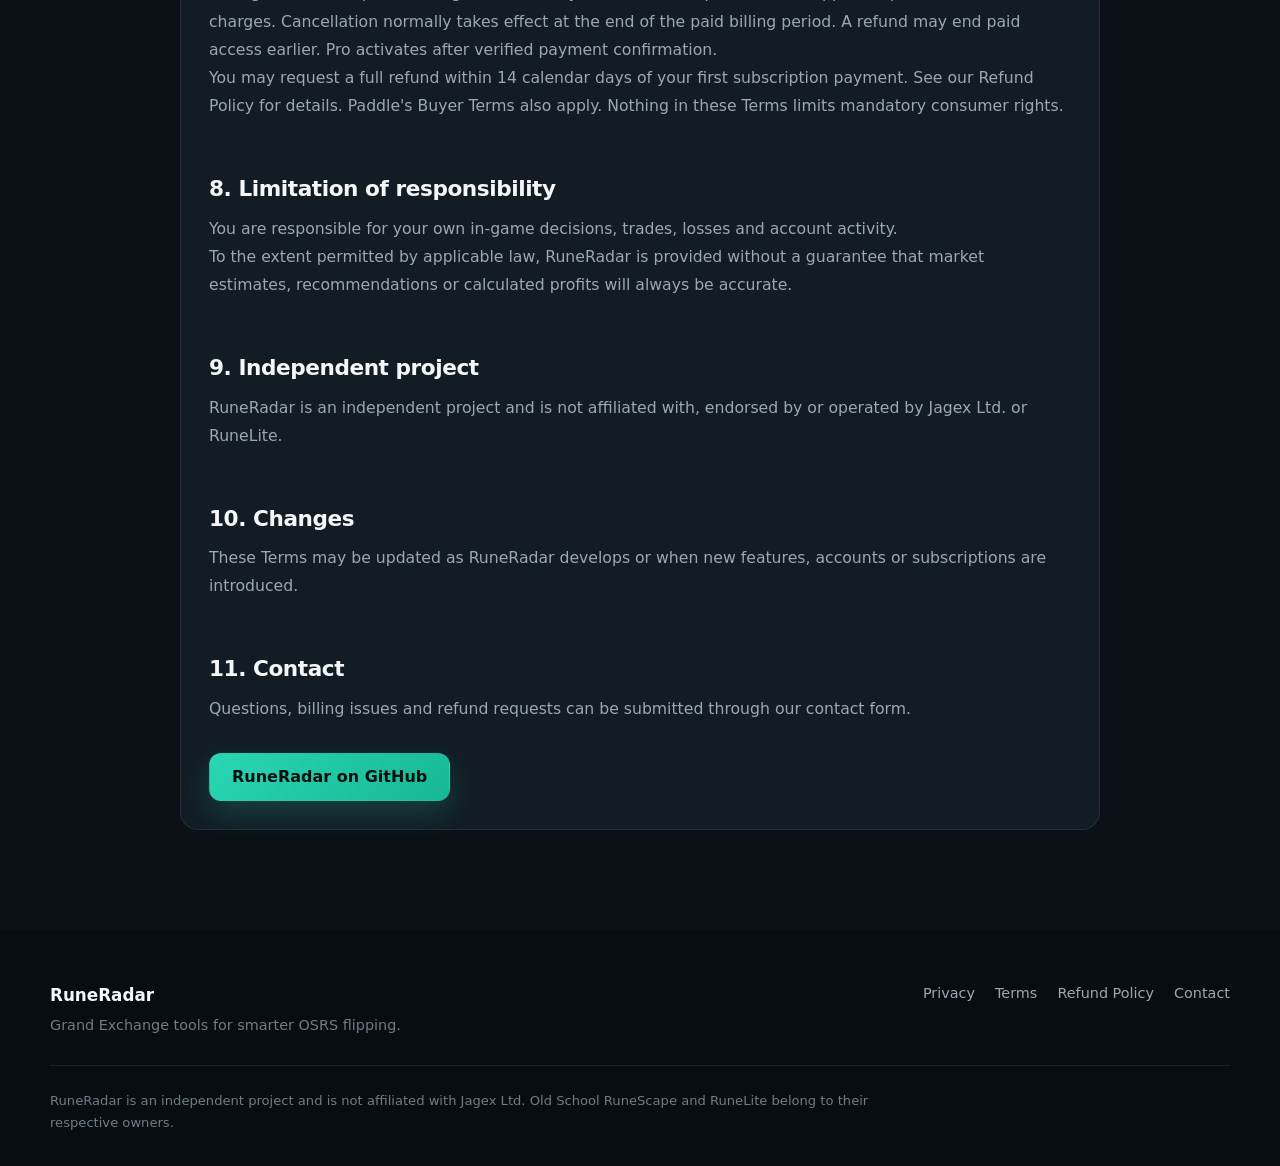
<file: terms.html>
﻿<!DOCTYPE html>
<html lang="en">
<head>
    <meta charset="UTF-8">
    <meta name="viewport" content="width=device-width, initial-scale=1.0">

    <title>Terms of Use - RuneRadar</title>

    <meta
        name="description"
        content="Terms of Use for RuneRadar."
    >

    <link rel="stylesheet" href="styles.css">
    <link rel="icon" type="image/svg+xml" href="assets/favicon.svg">
</head>

<body>

    <header class="site-header">
        <div class="container nav">

            <a class="brand" href="index.html">
                <div class="brand-icon">R</div>
                <span>RuneRadar</span>
            </a>

            <nav class="nav-links">
                <a href="index.html#features">Features</a>
                <a href="index.html#pricing">Pricing</a>
                <a href="index.html#install">Install</a>
                <a href="index.html#faq">FAQ</a>
            </nav>

            <a
                class="button button-small button-outline"
                href="index.html#install"
            >
                Get RuneRadar
            </a>

        </div>
    </header>

    <main>

        <section class="section">

            <div class="container faq-container">

                <div class="section-heading">
                    <p class="eyebrow">Legal</p>

                    <h1>
                        Terms of Use
                    </h1>

                    <p>
                        Last updated: September 30, 2026
                    </p>
                </div>

                <article class="feature-card">

                    <h2>1. About RuneRadar</h2>

                    <p>
                        RuneRadar is an independent RuneLite plugin designed to help
                        Old School RuneScape players analyze and track Grand Exchange
                        flipping opportunities.
                    </p>

                    <br>

                    <h2>2. Informational tool</h2>

                    <p>
                        RuneRadar provides information, estimates, recommendations
                        and tracking tools.
                    </p>

                    <p>
                        RuneRadar does not guarantee that a recommendation will
                        produce a profit.
                    </p>

                    <p>
                        Grand Exchange prices, liquidity, taxes and market conditions
                        can change at any time.
                    </p>

                    <br>

                    <h2>3. You control your trades</h2>

                    <p>
                        RuneRadar does not place Grand Exchange offers for you and
                        does not automate clicks, typing or gameplay.
                    </p>

                    <p>
                        You are responsible for reviewing information and deciding
                        whether to make, change or cancel any trade.
                    </p>

                    <br>

                    <h2>4. No guarantee of availability</h2>

                    <p>
                        RuneRadar may be modified, updated, temporarily unavailable
                        or discontinued at any time.
                    </p>

                    <p>
                        Market data, backend services and third-party services may
                        occasionally be unavailable, delayed or inaccurate.
                    </p>

                    <br>

                    <h2>5. Use of RuneLite and Old School RuneScape</h2>

                    <p>
                        Your use of RuneLite and Old School RuneScape remains subject
                        to the rules and terms of their respective providers.
                    </p>

                    <p>
                        RuneRadar does not grant permission to violate Jagex,
                        Old School RuneScape or RuneLite rules.
                    </p>

                    <br>

                    <h2>6. Free and Pro features</h2>

                    <p>
                        RuneRadar currently offers free functionality.
                    </p>

                    <p>
                        RuneRadar Pro includes High Profit mode, more recommendations,
                        advanced filters and future Pro features. See the
                        <a href="index.html#pricing">pricing page</a> for current plans.
                    </p>

                    <br>

                    <h2>7. Paid subscriptions</h2>

                    <p>
                        RuneRadar Pro costs EUR 4.99 per month or EUR 39.99 per year.
                        The amount, currency and applicable taxes shown in checkout
                        are confirmed before you pay. Paddle is our authorized
                        reseller and merchant of record and processes payments.
                    </p>

                    <p>
                        Subscriptions renew automatically each month or year until
                        canceled. Cancel before your next renewal through the
                        subscription management link in your Paddle receipt or
                        <a href="https://paddle.net/">Paddle support</a> to prevent
                        future charges. Cancellation normally takes effect at the
                        end of the paid billing period. A refund may end paid access
                        earlier. Pro activates after verified payment confirmation.
                    </p>
                    <p>
                        You may request a full refund within 14 calendar days of
                        your first subscription payment. See our
                        <a href="refund.html">Refund Policy</a> for details.
                        Paddle's <a href="https://www.paddle.com/legal/buyer-terms">Buyer Terms</a>
                        also apply. Nothing in these Terms limits mandatory consumer rights.
                    </p>

                    <br>

                    <h2>8. Limitation of responsibility</h2>

                    <p>
                        You are responsible for your own in-game decisions, trades,
                        losses and account activity.
                    </p>

                    <p>
                        To the extent permitted by applicable law, RuneRadar is
                        provided without a guarantee that market estimates,
                        recommendations or calculated profits will always be accurate.
                    </p>

                    <br>

                    <h2>9. Independent project</h2>

                    <p>
                        RuneRadar is an independent project and is not affiliated
                        with, endorsed by or operated by Jagex Ltd. or RuneLite.
                    </p>

                    <br>

                    <h2>10. Changes</h2>

                    <p>
                        These Terms may be updated as RuneRadar develops or when new
                        features, accounts or subscriptions are introduced.
                    </p>

                    <br>

                    <h2>11. Contact</h2>

                    <p>
                        Questions, billing issues and refund requests can be submitted
                        through our <a href="contact.html">contact form</a>.
                    </p>

                    <br>

                    <a
                        class="button button-primary"
                        href="https://github.com/legandaryme026/RuneRadar-Plugin"
                        target="_blank"
                        rel="noopener noreferrer"
                    >
                        RuneRadar on GitHub
                    </a>

                </article>

            </div>

        </section>

    </main>

    <footer class="site-footer">

        <div class="container footer-content">

            <div>
                <strong>RuneRadar</strong>

                <p>
                    Grand Exchange tools for smarter OSRS flipping.
                </p>
            </div>

            <div class="footer-links">
                <a href="privacy.html">Privacy</a>
                <a href="terms.html">Terms</a>
                <a href="refund.html">Refund Policy</a>
                <a href="contact.html">Contact</a>
            </div>

        </div>

        <div class="container footer-bottom">

            <p>
                RuneRadar is an independent project and is not affiliated with
                Jagex Ltd. Old School RuneScape and RuneLite belong to their
                respective owners.
            </p>

        </div>

    </footer>

</body>
</html>
</file>
<file: styles.css>
:root {
    --bg: #0b1116;
    --bg-soft: #101820;
    --bg-card: #121c25;
    --bg-card-hover: #17232d;
    --line: rgba(255, 255, 255, 0.08);

    --text: #f4f7f8;
    --muted: #9aa8b3;
    --muted-2: #6f7d87;

    --accent: #29d6b3;
    --accent-2: #17b894;
    --accent-soft: rgba(41, 214, 179, 0.12);

    --gold: #f0c25a;
    --danger: #ff7070;

    --radius: 18px;
    --container: 1180px;

    --shadow: 0 24px 70px rgba(0, 0, 0, 0.34);
}

* {
    box-sizing: border-box;
    margin: 0;
    padding: 0;
}

html {
    scroll-behavior: smooth;
}

body {
    min-height: 100vh;
    background:
            radial-gradient(
                    circle at top right,
                    rgba(41, 214, 179, 0.08),
                    transparent 30%
            ),
            var(--bg);
    color: var(--text);
    font-family:
            Inter,
            ui-sans-serif,
            system-ui,
            -apple-system,
            BlinkMacSystemFont,
            "Segoe UI",
            sans-serif;
    line-height: 1.6;
}

a {
    color: inherit;
    text-decoration: none;
}

button,
a {
    -webkit-tap-highlight-color: transparent;
}

button {
    font: inherit;
}

.checkout-page {
    min-height: 100vh;
    background:
        radial-gradient(circle at 50% 0%, rgba(74, 197, 133, 0.13), transparent 36rem),
        var(--bg);
}

.sandbox-badge {
    display: inline-flex;
    align-items: center;
    border: 1px solid rgba(240, 194, 90, 0.5);
    border-radius: 999px;
    padding: 0.45rem 0.8rem;
    color: var(--gold);
    font-size: 0.78rem;
    font-weight: 700;
    letter-spacing: 0.05em;
    text-transform: uppercase;
}

.checkout-main {
    padding: 7rem 0 5rem;
}

.checkout-shell {
    max-width: 960px;
}

.checkout-heading {
    max-width: 690px;
    margin: 0 auto 1.5rem;
    text-align: center;
}

.checkout-heading h1 {
    margin: 0.4rem 0 1rem;
}

.checkout-status {
    max-width: 720px;
    margin: 0 auto 1.5rem;
    border: 1px solid rgba(255, 255, 255, 0.12);
    border-radius: 12px;
    padding: 0.9rem 1rem;
    background: rgba(255, 255, 255, 0.04);
    color: #dce5df;
    text-align: center;
}

.checkout-status:empty {
    display: none;
}

.checkout-status-success {
    border-color: rgba(41, 214, 179, 0.42);
    background: var(--accent-soft);
    color: var(--accent);
}

.checkout-status-error {
    border-color: rgba(235, 94, 94, 0.45);
    background: rgba(235, 94, 94, 0.1);
    color: #ffaaaa;
}

.checkout-plans {
    display: grid;
    grid-template-columns: repeat(2, minmax(0, 1fr));
    gap: 1.25rem;
    margin: 2rem 0;
}

.checkout-plans[hidden] {
    display: none !important;
}

.checkout-plan {
    position: relative;
    border: 1px solid rgba(255, 255, 255, 0.12);
    border-radius: 18px;
    padding: 1.5rem;
    background: rgba(31, 40, 34, 0.93);
    box-shadow: 0 20px 55px rgba(0, 0, 0, 0.24);
}

.checkout-plan-featured {
    border-color: rgba(41, 214, 179, 0.5);
}

.checkout-plan .popular-badge {
    position: absolute;
    top: -0.75rem;
    right: 1rem;
}

.checkout-benefits {
    max-width: 720px;
    margin: 2.5rem auto 1rem;
    border-top: 1px solid rgba(255, 255, 255, 0.1);
    padding-top: 1.5rem;
}

.checkout-benefits h2 {
    font-size: 1.25rem;
}

.checkout-benefits li {
    margin: 0.55rem 0;
}

.checkout-footnote {
    max-width: 720px;
    margin: 1.5rem auto 0;
    color: #99a49d;
    font-size: 0.86rem;
    text-align: center;
}

@media (max-width: 720px) {
    .checkout-plans {
        grid-template-columns: 1fr;
    }

    .checkout-main {
        padding-top: 6rem;
    }
}

img {
    max-width: 100%;
}

.container {
    width: min(calc(100% - 40px), var(--container));
    margin: 0 auto;
}

/* HEADER */

.site-header {
    position: sticky;
    top: 0;
    z-index: 100;
    background: rgba(11, 17, 22, 0.86);
    backdrop-filter: blur(18px);
    border-bottom: 1px solid var(--line);
}

.nav {
    min-height: 76px;
    display: flex;
    align-items: center;
    justify-content: space-between;
    gap: 24px;
}

.brand {
    display: inline-flex;
    align-items: center;
    gap: 12px;
    font-weight: 800;
    font-size: 1.1rem;
    letter-spacing: -0.02em;
}

.brand-icon {
    width: 36px;
    height: 36px;
    display: grid;
    place-items: center;
    border-radius: 10px;
    background:
            linear-gradient(
                    135deg,
                    var(--accent),
                    #4fe3c7
            );
    color: #07100e;
    font-weight: 900;
    box-shadow: 0 8px 24px rgba(41, 214, 179, 0.25);
}

.nav-links {
    display: flex;
    align-items: center;
    gap: 28px;
}

.nav-links a {
    color: var(--muted);
    font-size: 0.95rem;
    transition:
            color 0.2s ease,
            transform 0.2s ease;
}

.nav-links a:hover {
    color: var(--text);
    transform: translateY(-1px);
}

/* BUTTONS */

.button {
    min-height: 48px;
    display: inline-flex;
    align-items: center;
    justify-content: center;
    padding: 0 22px;
    border-radius: 12px;
    border: 1px solid transparent;
    font-weight: 800;
    cursor: pointer;
    transition:
            transform 0.2s ease,
            background 0.2s ease,
            border-color 0.2s ease,
            box-shadow 0.2s ease;
}

.button:hover {
    transform: translateY(-2px);
}

.button-small {
    min-height: 42px;
    padding: 0 18px;
    font-size: 0.92rem;
}

.button-primary {
    background:
            linear-gradient(
                    135deg,
                    var(--accent),
                    var(--accent-2)
            );
    color: #07100e;
    box-shadow: 0 12px 30px rgba(41, 214, 179, 0.2);
}

.button-primary:hover {
    box-shadow: 0 14px 36px rgba(41, 214, 179, 0.3);
}

.button-secondary {
    background: #141e26;
    border-color: rgba(255, 255, 255, 0.09);
    color: var(--text);
}

.button-secondary:hover {
    background: #19252e;
    border-color: rgba(255, 255, 255, 0.15);
}

.button-outline {
    border-color: rgba(41, 214, 179, 0.4);
    color: var(--accent);
    background: rgba(41, 214, 179, 0.04);
}

.button-outline:hover {
    background: rgba(41, 214, 179, 0.1);
}

.full-width {
    width: 100%;
}

/* HERO */

.hero {
    padding: 90px 0 100px;
    overflow: hidden;
}

.hero-copy-centered {
    max-width: 860px;
    margin: 0 auto;
    text-align: center;
}

.eyebrow {
    display: inline-flex;
    align-items: center;
    gap: 8px;
    color: var(--accent);
    font-size: 0.82rem;
    font-weight: 900;
    text-transform: uppercase;
    letter-spacing: 0.14em;
    margin-bottom: 18px;
}

.hero h1 {
    font-size: clamp(3.2rem, 6.8vw, 6.2rem);
    line-height: 0.98;
    letter-spacing: -0.06em;
}

.hero h1 span {
    display: block;
    color: var(--accent);
}

.hero-text {
    max-width: 720px;
    margin: 28px auto 0;
    color: var(--muted);
    font-size: 1.14rem;
    line-height: 1.75;
}

.hero-actions {
    display: flex;
    justify-content: center;
    flex-wrap: wrap;
    gap: 14px;
    margin-top: 34px;
}

.hero-notes {
    display: flex;
    justify-content: center;
    flex-wrap: wrap;
    gap: 18px;
    margin-top: 24px;
    color: var(--muted-2);
    font-size: 0.9rem;
}

.hero-product {
    position: relative;
    margin-top: 58px;
    border-radius: 26px;
}

.hero-product::before {
    content: "";
    position: absolute;
    inset: -40px 8%;
    z-index: -1;
    background:
            radial-gradient(
                    circle at center,
                    rgba(41, 214, 179, 0.18),
                    transparent 66%
            );
    filter: blur(26px);
}

.hero-product img {
    display: block;
    width: 100%;
    max-width: 1180px;
    margin: 0 auto;
    border-radius: 24px;
    border: 1px solid rgba(255, 255, 255, 0.1);
    box-shadow: var(--shadow);
}

/* GENERAL SECTIONS */

.section {
    padding: 100px 0;
}

.section-dark {
    background: var(--bg-soft);
    border-top: 1px solid var(--line);
    border-bottom: 1px solid var(--line);
}

.section-heading {
    max-width: 720px;
    margin-bottom: 48px;
}

.section-heading h1,
.section-heading h2 {
    line-height: 1.04;
    letter-spacing: -0.045em;
}

.section-heading h1 {
    font-size: clamp(2.4rem, 4.8vw, 4.4rem);
}

.section-heading h2 {
    font-size: clamp(2.1rem, 4vw, 3.7rem);
}

.section-heading > p:not(.eyebrow) {
    margin-top: 18px;
    color: var(--muted);
    font-size: 1.05rem;
    line-height: 1.75;
}

/* FEATURE SHOWCASE */

.features-showcase {
    position: relative;
    margin-bottom: 44px;
}

.features-showcase::before {
    content: "";
    position: absolute;
    inset: 10% 12%;
    z-index: 0;
    background:
            radial-gradient(
                    circle,
                    rgba(41, 214, 179, 0.16),
                    transparent 68%
            );
    filter: blur(34px);
}

.features-showcase img {
    position: relative;
    z-index: 1;
    display: block;
    width: 100%;
    max-width: 1020px;
    margin: 0 auto;
    border-radius: 22px;
    border: 1px solid rgba(255, 255, 255, 0.09);
    box-shadow: 0 22px 65px rgba(0, 0, 0, 0.28);
}

/* FEATURE CARDS */

.feature-grid {
    display: grid;
    grid-template-columns: repeat(3, minmax(0, 1fr));
    gap: 18px;
}

.feature-card {
    min-height: 240px;
    padding: 28px;
    border-radius: var(--radius);
    border: 1px solid var(--line);
    background: var(--bg-card);
    transition:
            transform 0.2s ease,
            background 0.2s ease,
            border-color 0.2s ease;
}

.feature-card:hover {
    transform: translateY(-4px);
    background: var(--bg-card-hover);
    border-color: rgba(41, 214, 179, 0.18);
}

.feature-number {
    color: var(--accent);
    font-size: 0.75rem;
    font-weight: 900;
    letter-spacing: 0.12em;
    margin-bottom: 24px;
}

.feature-card h2,
.feature-card h3 {
    letter-spacing: -0.02em;
}

.feature-card h2 {
    font-size: 1.35rem;
    margin-bottom: 12px;
}

.feature-card h3 {
    font-size: 1.15rem;
    margin-bottom: 12px;
}

.feature-card p {
    color: var(--muted);
    font-size: 0.95rem;
    line-height: 1.7;
}

.feature-card ul {
    padding-left: 22px;
    margin-top: 10px;
    color: var(--muted);
}

.feature-card li {
    margin-bottom: 7px;
}

/* INSTALL */

.install-container {
    max-width: 1100px;
}

.install-grid {
    display: grid;
    grid-template-columns: repeat(3, minmax(0, 1fr));
    gap: 18px;
}

.install-step {
    position: relative;
    padding: 28px;
    border-radius: 18px;
    background:
            linear-gradient(
                    180deg,
                    rgba(41, 214, 179, 0.04),
                    transparent 55%
            ),
            var(--bg-card);
    border: 1px solid var(--line);
}

.install-step h3 {
    font-size: 1.18rem;
    margin-bottom: 10px;
}

.install-step p {
    color: var(--muted);
    line-height: 1.7;
}

.install-number {
    width: 38px;
    height: 38px;
    display: grid;
    place-items: center;
    margin-bottom: 22px;
    border-radius: 10px;
    background: var(--accent-soft);
    color: var(--accent);
    border: 1px solid rgba(41, 214, 179, 0.18);
    font-size: 0.86rem;
    font-weight: 900;
}

.install-actions {
    display: flex;
    flex-wrap: wrap;
    gap: 14px;
    margin-top: 28px;
}

/* PRICING */

.pricing-grid {
    display: grid;
    grid-template-columns: repeat(2, minmax(0, 1fr));
    gap: 22px;
    max-width: 930px;
}

.price-card {
    position: relative;
    padding: 32px;
    border-radius: 22px;
    border: 1px solid var(--line);
    background: var(--bg-card);
    box-shadow: 0 16px 50px rgba(0, 0, 0, 0.16);
}

.price-card-pro {
    border-color: rgba(41, 214, 179, 0.35);
    background:
            linear-gradient(
                    180deg,
                    rgba(41, 214, 179, 0.05),
                    transparent 35%
            ),
            var(--bg-card);
}

.popular-badge {
    position: absolute;
    top: 18px;
    right: 18px;
    padding: 7px 10px;
    border-radius: 999px;
    background: var(--accent-soft);
    color: var(--accent);
    font-size: 0.72rem;
    font-weight: 900;
    letter-spacing: 0.06em;
    text-transform: uppercase;
}

.price-name {
    color: var(--muted);
    font-size: 0.9rem;
    font-weight: 800;
    margin-bottom: 10px;
}

.price {
    font-size: 3rem;
    font-weight: 900;
    letter-spacing: -0.045em;
}

.price span {
    font-size: 0.95rem;
    font-weight: 600;
    color: var(--muted-2);
    letter-spacing: 0;
}

.price-description {
    margin-top: 10px;
    color: var(--muted);
    min-height: 70px;
}

.price-card ul {
    list-style: none;
    display: grid;
    gap: 12px;
    margin: 28px 0 30px;
}

.price-card li {
    position: relative;
    padding-left: 26px;
    color: #d8e0e4;
    font-size: 0.94rem;
}

.price-card li::before {
    content: "✓";
    position: absolute;
    left: 0;
    top: 0;
    color: var(--accent);
    font-weight: 900;
}

.pricing-note {
    margin-top: 18px;
    color: var(--muted-2);
    font-size: 0.9rem;
}

/* FAQ */

.faq-container {
    max-width: 920px;
}

.faq-list {
    display: grid;
    gap: 12px;
}

.faq-list details {
    border: 1px solid var(--line);
    border-radius: 14px;
    background: var(--bg-card);
    overflow: hidden;
}

.faq-list summary {
    cursor: pointer;
    list-style: none;
    padding: 20px 22px;
    font-weight: 800;
}

.faq-list summary::-webkit-details-marker {
    display: none;
}

.faq-list summary::after {
    content: "+";
    float: right;
    color: var(--accent);
    font-size: 1.25rem;
    transition: transform 0.2s ease;
}

.faq-list details[open] summary::after {
    transform: rotate(45deg);
}

.faq-list details p {
    padding: 0 22px 22px;
    color: var(--muted);
    line-height: 1.7;
}

/* LEGAL PAGES */

.faq-container > .feature-card {
    min-height: auto;
}

.faq-container > .feature-card h2 {
    margin-top: 26px;
    margin-bottom: 8px;
}

.faq-container > .feature-card h2:first-child {
    margin-top: 0;
}

.faq-container > .feature-card p {
    font-size: 0.98rem;
    line-height: 1.8;
}

.faq-container > .feature-card ul {
    margin-top: 12px;
    margin-bottom: 8px;
}

.faq-container > .feature-card .button {
    margin-top: 4px;
}

/* FINAL CTA */

.final-cta {
    padding: 90px 0;
    background:
            radial-gradient(
                    circle at center,
                    rgba(41, 214, 179, 0.09),
                    transparent 55%
            );
}

.final-cta-inner {
    display: flex;
    align-items: center;
    justify-content: space-between;
    gap: 40px;
    padding: 42px;
    border-radius: 24px;
    background: var(--bg-card);
    border: 1px solid rgba(41, 214, 179, 0.18);
    box-shadow: 0 18px 55px rgba(0, 0, 0, 0.18);
}

.final-cta-inner h2 {
    max-width: 700px;
    font-size: clamp(2rem, 4vw, 3.4rem);
    line-height: 1.06;
    letter-spacing: -0.045em;
}

/* FOOTER */

.site-footer {
    padding: 52px 0 32px;
    background: #080d11;
}

.footer-content {
    display: flex;
    justify-content: space-between;
    gap: 30px;
    padding-bottom: 28px;
}

.footer-content strong {
    display: block;
    font-size: 1.05rem;
    margin-bottom: 6px;
}

.footer-content p {
    color: var(--muted-2);
    font-size: 0.9rem;
}

.footer-links {
    display: flex;
    flex-wrap: wrap;
    gap: 20px;
}

.footer-links a {
    color: var(--muted);
    font-size: 0.9rem;
}

.footer-links a:hover {
    color: var(--text);
}

.footer-bottom {
    padding-top: 24px;
    border-top: 1px solid var(--line);
}

.footer-bottom p {
    color: var(--muted-2);
    font-size: 0.82rem;
    line-height: 1.65;
    max-width: 850px;
}

/* RESPONSIVE */

@media (max-width: 980px) {
    .hero {
        padding-top: 74px;
    }

    .feature-grid {
        grid-template-columns: repeat(2, minmax(0, 1fr));
    }

    .install-grid {
        grid-template-columns: 1fr;
    }

    .final-cta-inner {
        align-items: flex-start;
        flex-direction: column;
    }
}

@media (max-width: 760px) {
    .nav {
        min-height: 68px;
    }

    .nav-links {
        display: none;
    }

    .hero {
        padding: 66px 0 72px;
    }

    .hero h1 {
        font-size: clamp(2.8rem, 13vw, 4.7rem);
    }

    .hero-text {
        font-size: 1rem;
    }

    .hero-product {
        margin-top: 42px;
    }

    .section {
        padding: 76px 0;
    }

    .feature-grid {
        grid-template-columns: 1fr;
    }

    .pricing-grid {
        grid-template-columns: 1fr;
    }

    .price-description {
        min-height: auto;
    }

    .footer-content {
        flex-direction: column;
    }
}

@media (max-width: 520px) {
    .container {
        width: min(calc(100% - 26px), var(--container));
    }

    .site-header .button-small {
        padding: 0 13px;
        font-size: 0.84rem;
    }

    .brand span {
        font-size: 0.98rem;
    }

    .hero-actions,
    .install-actions {
        flex-direction: column;
    }

    .hero-actions .button,
    .install-actions .button {
        width: 100%;
    }

    .hero-notes {
        display: grid;
        gap: 8px;
    }

    .hero-product img,
    .features-showcase img {
        border-radius: 16px;
    }

    .price-card {
        padding: 24px;
    }

    .popular-badge {
        position: static;
        display: inline-flex;
        margin-bottom: 18px;
    }

    .final-cta-inner {
        padding: 28px 22px;
    }

    .final-cta-inner .button {
        width: 100%;
    }

    .feature-card {
        padding: 24px;
    }
}

/* CONTACT PAGE */

.contact-layout {
    display: grid;
    grid-template-columns: minmax(0, 0.9fr) minmax(0, 1.1fr);
    gap: 48px;
    align-items: start;
}

.contact-intro {
    max-width: 520px;
}

.contact-intro h1 {
    font-size: clamp(2.6rem, 5vw, 4.4rem);
    line-height: 1.02;
    letter-spacing: -0.05em;
    margin-bottom: 20px;
}

.contact-intro > p:not(.eyebrow) {
    color: var(--muted);
    font-size: 1.04rem;
    line-height: 1.8;
    margin-bottom: 30px;
}

.contact-info-card {
    margin-top: 16px;
    padding: 22px 24px;
    border-radius: 16px;
    border: 1px solid var(--line);
    background:
            linear-gradient(
                    180deg,
                    rgba(41, 214, 179, 0.035),
                    transparent 70%
            ),
            var(--bg-card);
}

.contact-info-card strong {
    display: block;
    margin-bottom: 8px;
    font-size: 1rem;
    letter-spacing: -0.01em;
}

.contact-info-card p {
    color: var(--muted);
    font-size: 0.93rem;
    line-height: 1.7;
}

.contact-info-card a {
    display: inline-flex;
    margin-top: 10px;
    color: var(--accent);
    font-size: 0.92rem;
    font-weight: 800;
    transition:
            color 0.2s ease,
            transform 0.2s ease;
}

.contact-info-card a:hover {
    color: #55e6c9;
    transform: translateX(2px);
}

.contact-form-card {
    padding: 32px;
    border-radius: 22px;
    border: 1px solid rgba(255, 255, 255, 0.09);
    background:
            linear-gradient(
                    180deg,
                    rgba(41, 214, 179, 0.035),
                    transparent 35%
            ),
            var(--bg-card);
    box-shadow: 0 20px 60px rgba(0, 0, 0, 0.22);
}

#contactForm {
    display: grid;
    gap: 20px;
}

.form-row {
    display: grid;
    grid-template-columns: repeat(2, minmax(0, 1fr));
    gap: 16px;
}

.form-group {
    display: grid;
    gap: 8px;
}

.form-group label {
    color: #dce5e9;
    font-size: 0.9rem;
    font-weight: 800;
}

.form-group input,
.form-group select,
.form-group textarea {
    width: 100%;
    min-width: 0;
    border: 1px solid rgba(255, 255, 255, 0.1);
    border-radius: 12px;
    outline: none;
    background: #0d151b;
    color: var(--text);
    font: inherit;
    transition:
            border-color 0.2s ease,
            box-shadow 0.2s ease,
            background 0.2s ease;
}

.form-group input,
.form-group select {
    min-height: 50px;
    padding: 0 14px;
}

.form-group textarea {
    min-height: 180px;
    padding: 14px;
    resize: vertical;
    line-height: 1.6;
}

.form-group input::placeholder,
.form-group textarea::placeholder {
    color: #667681;
}

.form-group select {
    appearance: none;
    -webkit-appearance: none;
    padding-right: 42px;
    background-image:
            linear-gradient(45deg, transparent 50%, var(--muted) 50%),
            linear-gradient(135deg, var(--muted) 50%, transparent 50%);
    background-position:
            calc(100% - 18px) 21px,
            calc(100% - 13px) 21px;
    background-size: 5px 5px, 5px 5px;
    background-repeat: no-repeat;
}

.form-group select option {
    background: #101820;
    color: var(--text);
}

.form-group input:hover,
.form-group select:hover,
.form-group textarea:hover {
    border-color: rgba(255, 255, 255, 0.18);
}

.form-group input:focus,
.form-group select:focus,
.form-group textarea:focus {
    border-color: rgba(41, 214, 179, 0.75);
    background: #0f1920;
    box-shadow: 0 0 0 4px rgba(41, 214, 179, 0.1);
}

.form-group input:-webkit-autofill,
.form-group input:-webkit-autofill:hover,
.form-group input:-webkit-autofill:focus {
    -webkit-text-fill-color: var(--text);
    -webkit-box-shadow: 0 0 0 1000px #0d151b inset;
    transition: background-color 9999s ease-in-out 0s;
}

.honeypot {
    position: absolute !important;
    width: 1px !important;
    height: 1px !important;
    padding: 0 !important;
    margin: -1px !important;
    overflow: hidden !important;
    clip: rect(0, 0, 0, 0) !important;
    white-space: nowrap !important;
    border: 0 !important;
}

#contactSubmitButton {
    margin-top: 2px;
}

#contactSubmitButton:disabled {
    cursor: wait;
    opacity: 0.7;
    transform: none;
}

.contact-status {
    min-height: 0;
    margin: 0;
    font-size: 0.92rem;
    line-height: 1.6;
}

.contact-status:empty {
    display: none;
}

.contact-status-success,
.contact-status-error {
    display: block;
    padding: 12px 14px;
    border-radius: 11px;
    border: 1px solid;
}

.contact-status-success {
    color: #73ebd2;
    background: rgba(41, 214, 179, 0.08);
    border-color: rgba(41, 214, 179, 0.22);
}

.contact-status-error {
    color: #ff9999;
    background: rgba(255, 112, 112, 0.08);
    border-color: rgba(255, 112, 112, 0.22);
}

@media (max-width: 980px) {
    .contact-layout {
        grid-template-columns: 1fr;
        gap: 34px;
    }

    .contact-intro {
        max-width: 720px;
    }
}

@media (max-width: 760px) {
    .contact-form-card {
        padding: 26px;
    }

    .form-row {
        grid-template-columns: 1fr;
    }
}

@media (max-width: 520px) {
    .contact-intro h1 {
        font-size: clamp(2.35rem, 13vw, 3.5rem);
    }

    .contact-form-card {
        padding: 22px 18px;
        border-radius: 18px;
    }

    .contact-info-card {
        padding: 20px;
    }

    .form-group input,
    .form-group select {
        min-height: 48px;
    }
}
</file>
